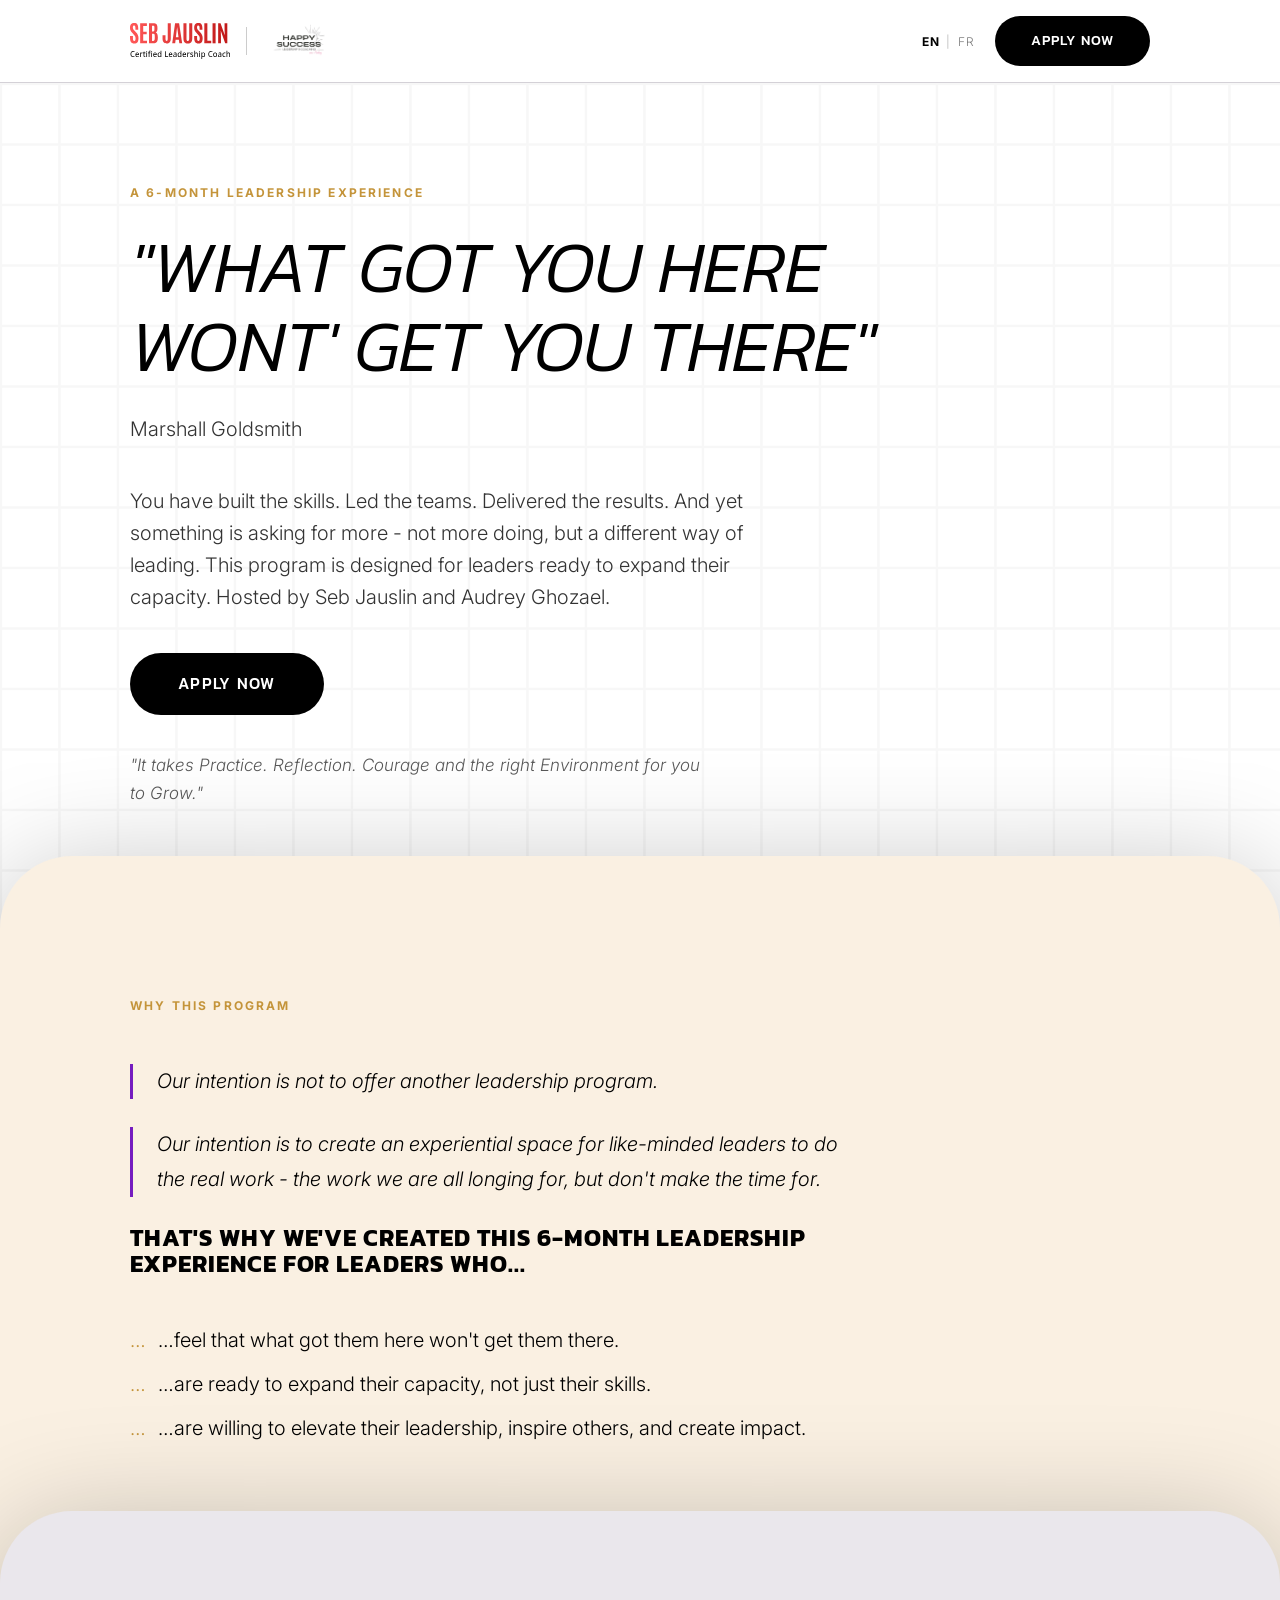
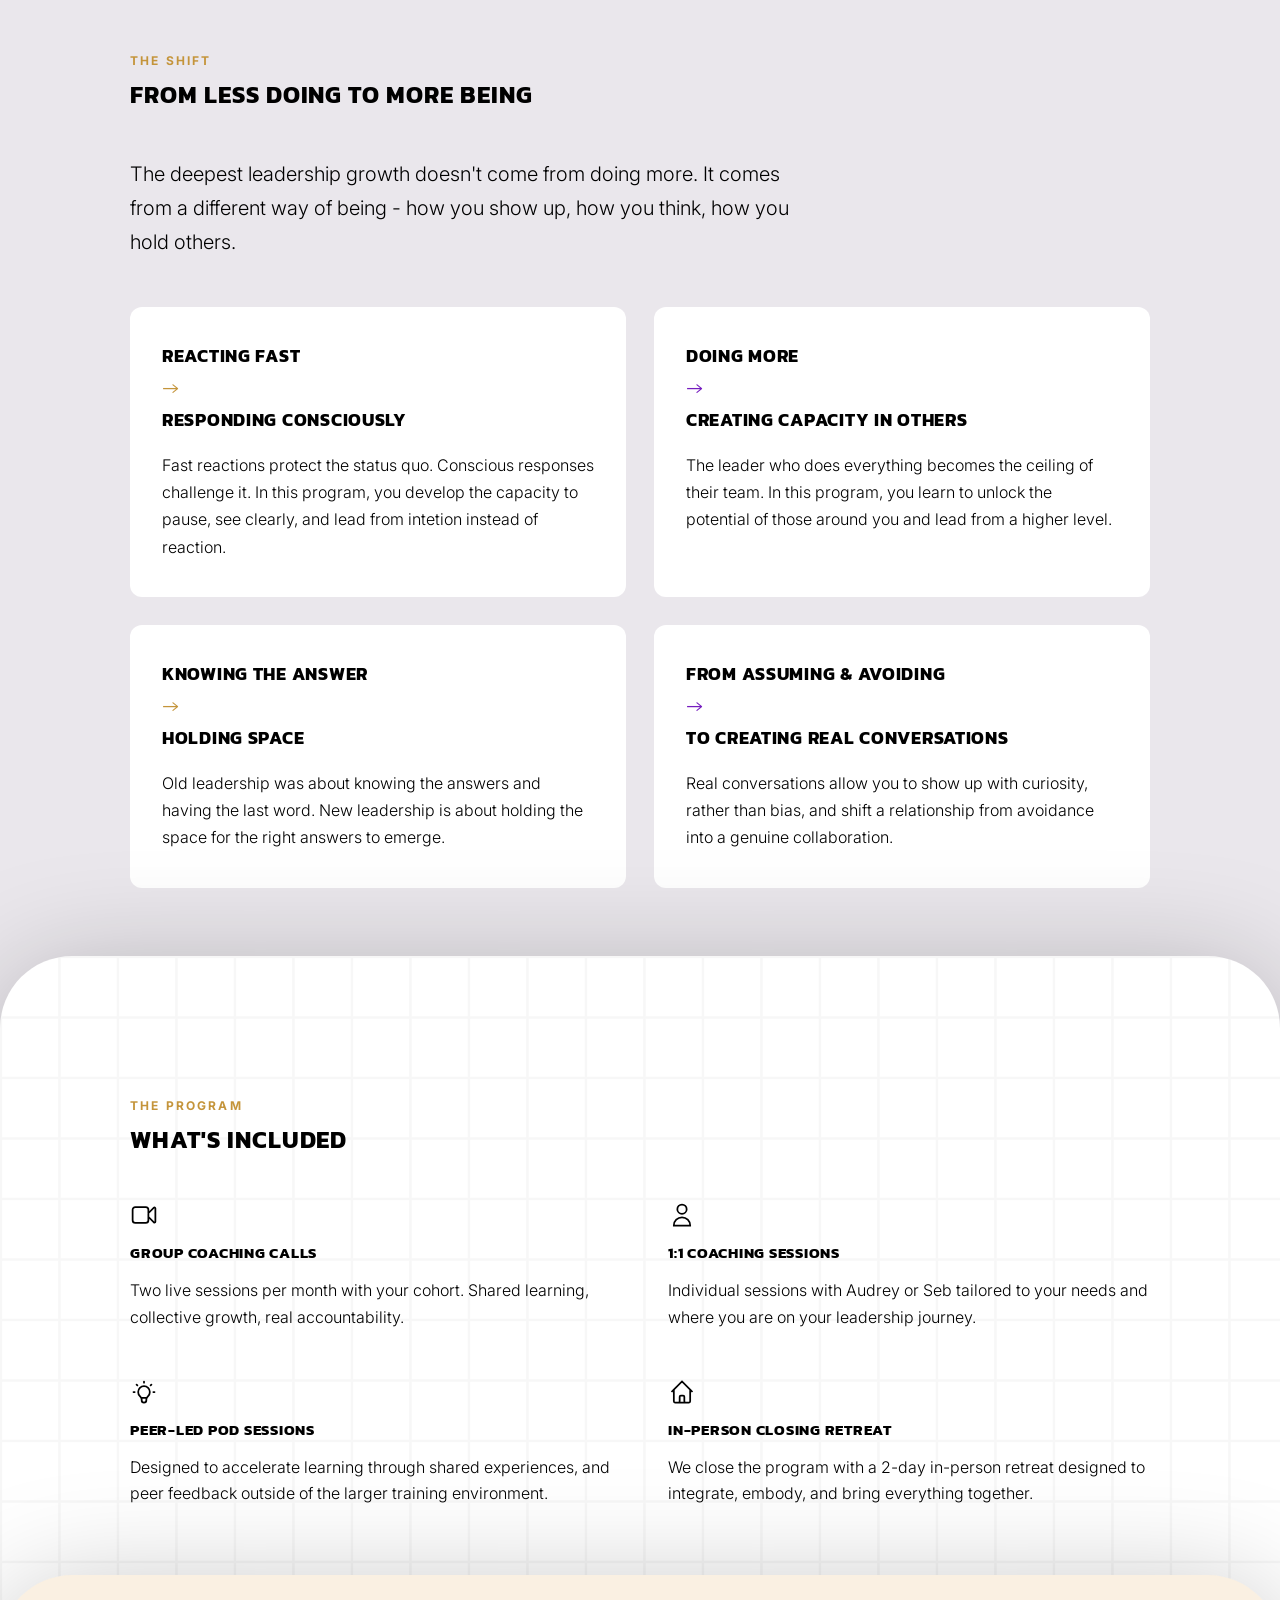
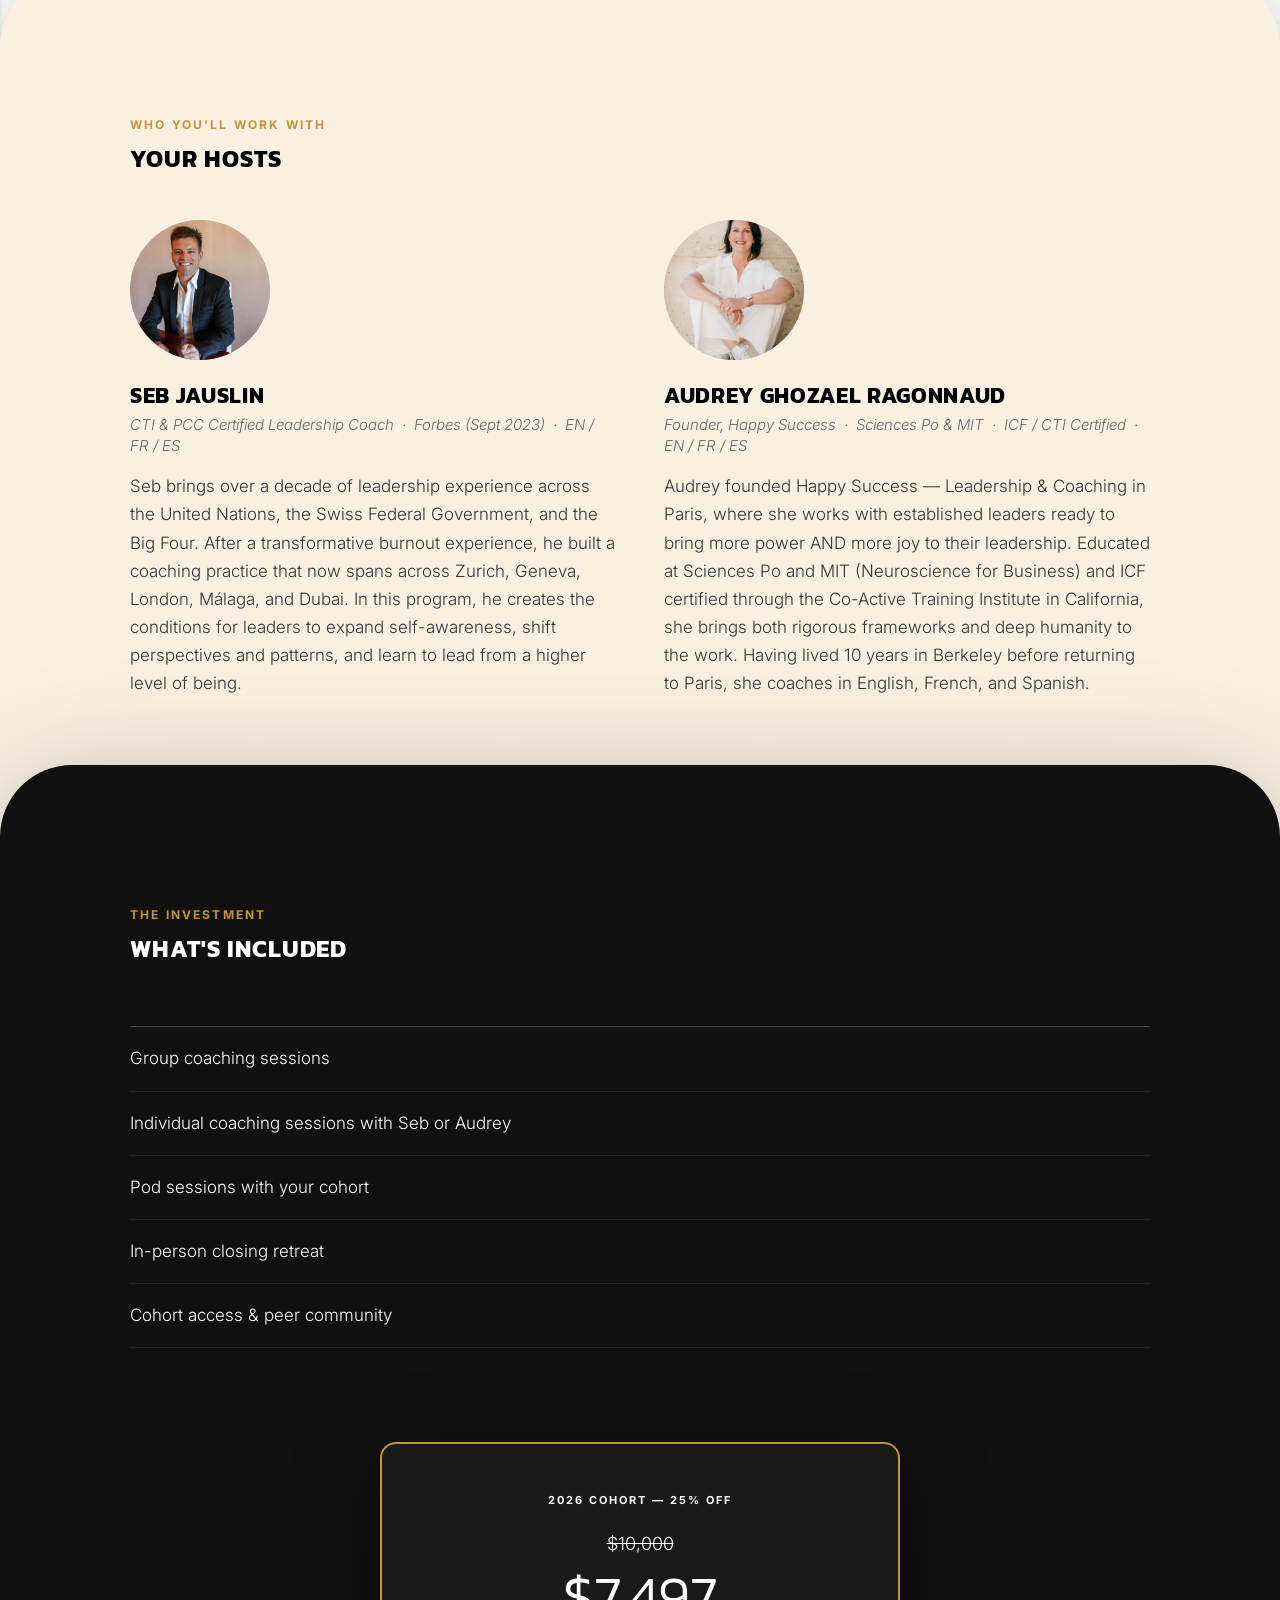
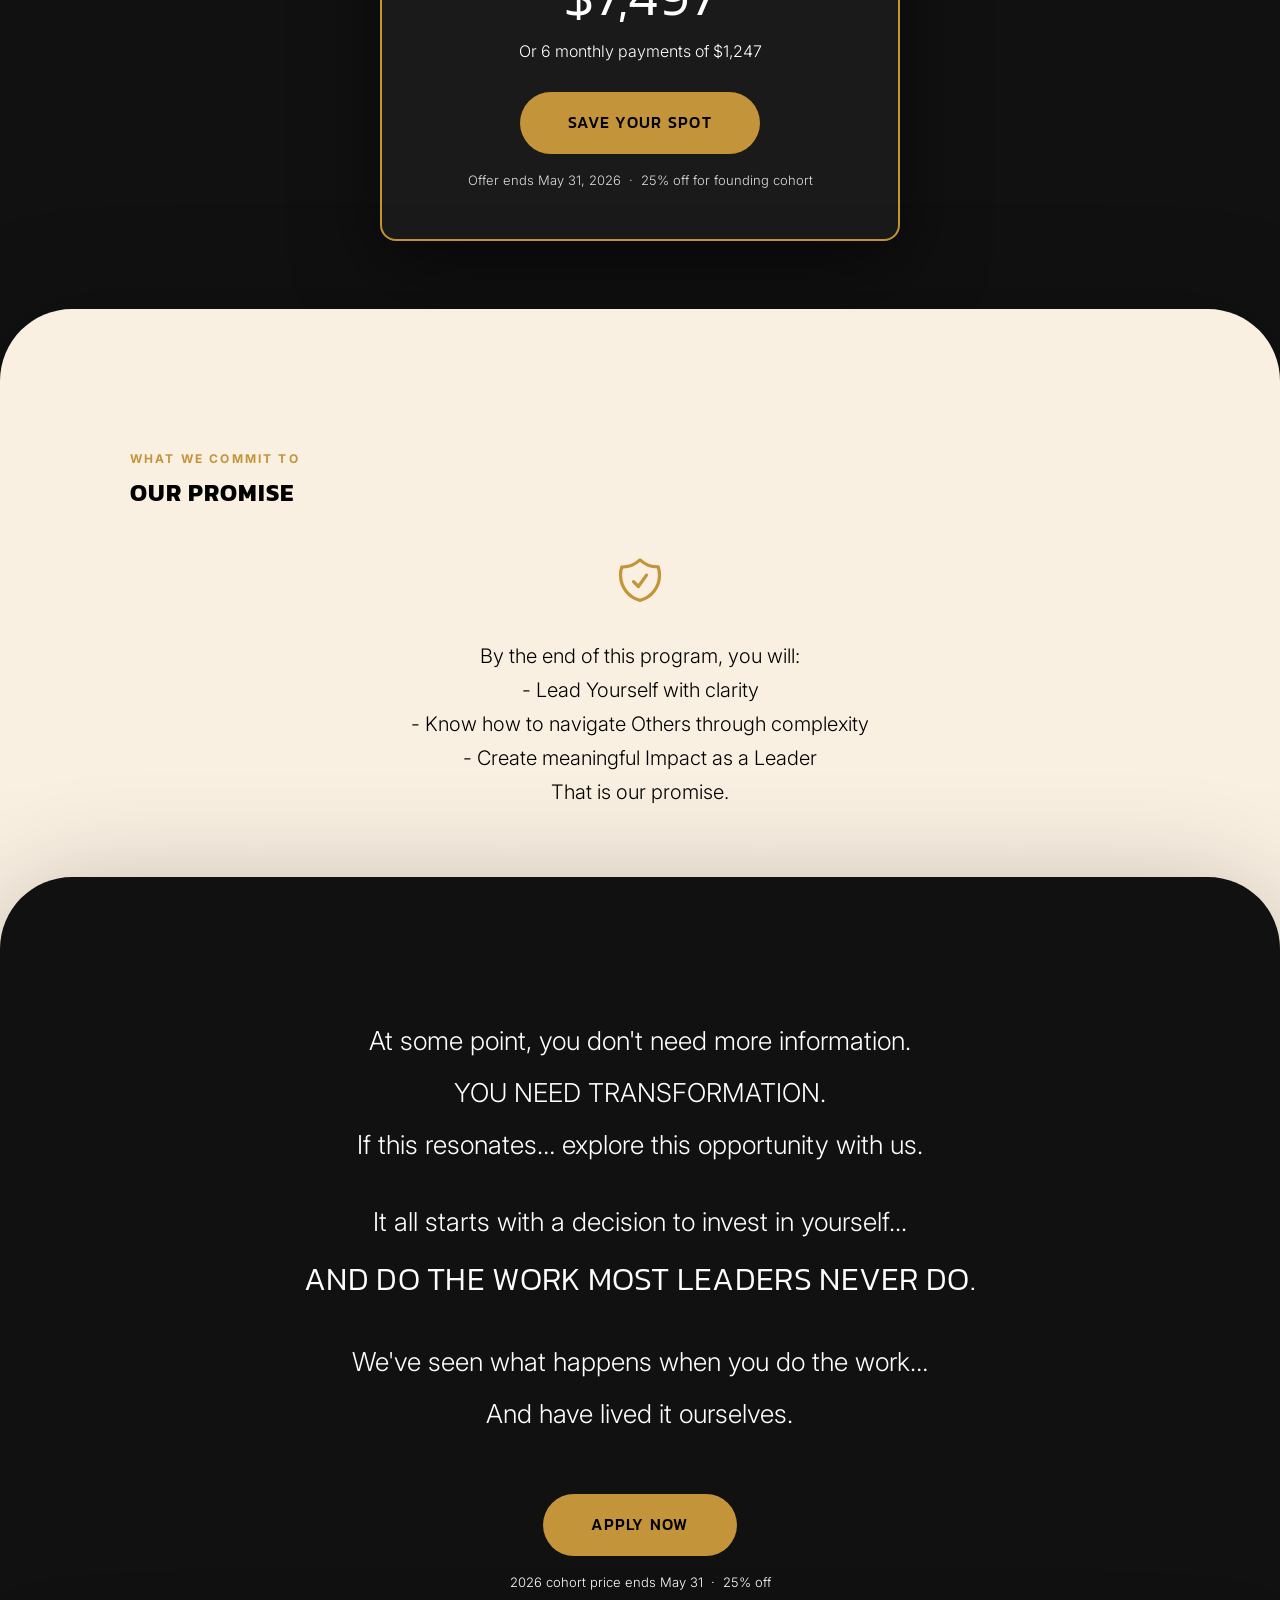
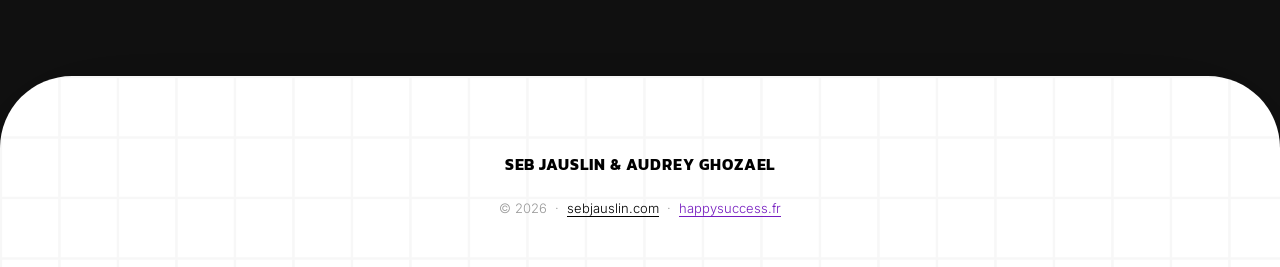
<file: index.html>
<!DOCTYPE html>
<html lang="en">
<head>
  <meta charset="UTF-8">
  <meta name="viewport" content="width=device-width, initial-scale=1.0">

  <!-- SEO / GEO -->
  <title>6-Month Leadership Experience | Seb Jauslin &amp; Audrey Ghozael</title>
  <meta name="description" content="A 6-month transformative leadership experience for senior leaders ready to expand their capacity. Led by Seb Jauslin (Zurich) and Audrey Ghozael (Paris). Founding cohort — 25% off until May 31, 2026.">
  <meta name="keywords" content="leadership coaching, executive coaching, leadership program, Seb Jauslin, Audrey Ghozael, Happy Success, leadership experience, Paris, Zurich, Geneva, coaching ICF">
  <meta name="robots" content="index, follow">
  <meta name="author" content="Seb Jauslin, Audrey Ghozael">
  <link rel="canonical" href="https://bedohaveleadership.com/">
  <link rel="alternate" hreflang="en" href="https://bedohaveleadership.com/">
  <link rel="alternate" hreflang="fr" href="https://bedohaveleadership.com/fr/">
  <link rel="alternate" hreflang="x-default" href="https://bedohaveleadership.com/">

  <!-- Open Graph / Social sharing -->
  <meta property="og:type" content="website">
  <meta property="og:url" content="https://bedohaveleadership.com/">
  <meta property="og:title" content="6-Month Leadership Experience | Seb Jauslin &amp; Audrey Ghozael">
  <meta property="og:description" content="A 6-month transformative leadership experience for senior leaders ready to expand their capacity. Founding cohort pricing ends May 31, 2026.">
  <meta property="og:image" content="https://bedohaveleadership.com/assets/seb.jpg">
  <meta property="og:locale" content="en_US">
  <meta property="og:locale:alternate" content="fr_FR">
  <meta property="og:site_name" content="Seb Jauslin &amp; Audrey Ghozael — Leadership">

  <!-- Twitter / X Card -->
  <meta name="twitter:card" content="summary_large_image">
  <meta name="twitter:title" content="6-Month Leadership Experience | Seb Jauslin &amp; Audrey Ghozael">
  <meta name="twitter:description" content="A 6-month transformative leadership experience for senior leaders. Founding cohort pricing ends May 31, 2026.">
  <meta name="twitter:image" content="https://bedohaveleadership.com/assets/seb.jpg">

  <!-- Structured data (JSON-LD) -->
  <script type="application/ld+json">
  {
    "@context": "https://schema.org",
    "@type": "EducationalOccupationalProgram",
    "name": "6-Month Leadership Experience",
    "description": "A 6-month transformative leadership experience for senior leaders ready to expand their capacity.",
    "url": "https://bedohaveleadership.com/",
    "timeToComplete": "P6M",
    "inLanguage": ["en", "fr"],
    "offers": {
      "@type": "Offer",
      "price": "7497",
      "priceCurrency": "USD",
      "validThrough": "2026-05-31",
      "availability": "https://schema.org/LimitedAvailability",
      "url": "https://tally.so/r/xX4DWv"
    },
    "provider": [
      {
        "@type": "Person",
        "name": "Seb Jauslin",
        "url": "https://sebjauslin.com",
        "jobTitle": "Leadership Coach",
        "address": { "@type": "PostalAddress", "addressLocality": "Zurich", "addressCountry": "CH" }
      },
      {
        "@type": "Person",
        "name": "Audrey Ghozael",
        "url": "https://happysuccess.fr",
        "jobTitle": "Leadership Coach",
        "address": { "@type": "PostalAddress", "addressLocality": "Paris", "addressCountry": "FR" }
      }
    ]
  }
  </script>

  <!-- Fonts: Kanit (headings/buttons) + Inter (body) -->
  <link rel="preconnect" href="https://fonts.googleapis.com">
  <link rel="preconnect" href="https://fonts.gstatic.com" crossorigin>
  <link href="https://fonts.googleapis.com/css2?family=Kanit:ital,wght@0,300;0,500;0,700;1,300&family=Inter:wght@300;400;700&display=swap" rel="stylesheet">

  <link rel="stylesheet" href="styles.css">
</head>
<body>

  <!-- ANNOUNCEMENT BAR -->
  <div class="announcement-bar" role="status" aria-live="polite">
    <div class="announcement-bar__inner">
      <span class="announcement-bar__text">Founding cohort — Save 25% until May 31, 2026</span>
      <span class="mini-countdown" data-countdown aria-label="Time remaining"></span>
      <a href="https://tally.so/r/xX4DWv" class="announcement-bar__cta">SAVE YOUR SPOT →</a>
      <button class="announcement-bar__dismiss" aria-label="Dismiss announcement">×</button>
    </div>
  </div>

  <!-- HEADER -->
  <header class="site-header" role="banner">
    <div class="container">
      <div class="dual-brand" aria-label="Seb Jauslin and Audrey Ghozael — Happy Success">
        <img class="dual-brand__seb" src="assets/Seb-Jauslin-Logo.svg" alt="Seb Jauslin" height="36">
        <span class="dual-brand__sep" aria-hidden="true"></span>
        <img class="dual-brand__happy" src="assets/happy%20success%20logo.png" alt="Happy Success" height="36">
      </div>
      <div class="site-header__nav">
        <div class="lang-switcher" aria-label="Language">
          <strong aria-current="true">EN</strong>
          <span class="lang-switcher__sep" aria-hidden="true">|</span>
          <a href="fr/index.html" lang="fr" hreflang="fr">FR</a>
        </div>
        <a href="https://tally.so/r/xX4DWv" class="btn">APPLY NOW</a>
      </div>
    </div>
  </header>

  <main>

    <!-- =================== HERO =================== -->
    <section id="hero" class="section section--white" aria-labelledby="hero-heading">
      <div class="container">

        <p class="eyebrow hero__eyebrow">A 6-month leadership experience</p>

        <h1 id="hero-heading" class="hero__h1"><i>
          "WHAT GOT YOU HERE  <br>
          WONT' GET YOU THERE"</i>
        </h1>
<p class="hero__sub">Marshall Goldsmith </p>
        <p class="hero__sub">
You have built the skills. Led the teams. Delivered the results. 
And yet something is asking for more - not more doing, but a different way of leading. 
This program is designed for leaders ready to expand their capacity. Hosted by Seb Jauslin and Audrey Ghozael.
        </p>

        <a href="https://tally.so/r/xX4DWv" class="btn btn--large">APPLY NOW</a>

        <blockquote class="hero__quote">
          "It takes Practice. Reflection. Courage and the right Environment for you to Grow."
        </blockquote>

      </div>
    </section>

    <!-- =================== MANIFESTO =================== -->
    <section id="manifesto" class="section section--cream section--stacked" aria-labelledby="manifesto-heading">
      <div class="container">

        <div class="section__header">
          <p class="eyebrow">WHY THIS PROGRAM</p>
        </div>

        <div class="manifesto__quotes">
          <blockquote>Our intention is not to offer another leadership program.</blockquote>
          <blockquote>Our intention is to create an experiential space for like-minded leaders to do the real work - the work we are all longing for, but don't make the time for.</blockquote>
          <h2 id="manifesto-heading">THAT'S WHY WE'VE CREATED THIS 6-MONTH LEADERSHIP EXPERIENCE FOR LEADERS WHO...</h2>
        </div>

        <div class="this-is-for">
          <ul class="this-is-for__list" role="list">
            <li>…feel that what got them here won't get them there.</li>
            <li>…are ready to expand their capacity, not just their skills.</li>
            <li>…are willing to elevate their leadership, inspire others, and create impact.</li>
          </ul>
        </div>

      </div>
    </section>

    <!-- =================== FROM DOING TO BEING =================== -->
    <section id="being" class="section section--lavender section--stacked" aria-labelledby="being-heading">
      <div class="container">

        <div class="section__header">
          <p class="eyebrow">The shift</p>
          <h2 id="being-heading">FROM LESS DOING TO MORE BEING</h2>
        </div>

        <p class="being__intro">
          The deepest leadership growth doesn't come from doing more. 
          It comes from a different way of being - how you show up, how you think, how you hold others.
        </p>

        <div class="shift-cards">

          <div class="shift-card">
            <div class="shift-card__headline">
              Reacting fast
              <span class="shift-card__arrow">→</span>
              Responding consciously
            </div>
            <p>
              Fast reactions protect the status quo. Conscious responses challenge it. 
              In this program, you develop the capacity to pause, see clearly, and lead from intetion instead of reaction.
            </p>
          </div>

          <div class="shift-card shift-card--purple">
            <div class="shift-card__headline">
              Doing more
              <span class="shift-card__arrow">→</span>
              Creating capacity in others
            </div>
            <p>
              The leader who does everything becomes the ceiling of their team. 
              In this program, you learn to unlock the potential of those around you and lead from a higher level.
            </p>
          </div>

          <div class="shift-card">
            <div class="shift-card__headline">
              Knowing the answer
              <span class="shift-card__arrow">→</span>
              Holding space
            </div>
            <p>
              Old leadership was about knowing the answers and having the last word. 
              New leadership is about holding the space for the right answers to emerge.
            </p>
          </div>

          <div class="shift-card shift-card--purple">
            <div class="shift-card__headline">
              From assuming & avoiding
              <span class="shift-card__arrow">→</span>
              To creating real conversations
            </div>
            <p>
              Real conversations allow you to show up with curiosity, rather than bias,
               and shift a relationship from avoidance into a genuine collaboration.
            </p>
          </div>

        </div>
      </div>
    </section>

    <!-- =================== WHAT'S INSIDE =================== -->
    <section id="inside" class="section section--white section--stacked" aria-labelledby="inside-heading">
      <div class="container">

        <div class="section__header">
          <p class="eyebrow">The program</p>
          <h2 id="inside-heading">WHAT'S INCLUDED</h2>
        </div>

        <div class="program-grid">

          <div class="program-item">
            <svg class="program-item__icon" viewBox="0 0 24 24" fill="none" stroke="currentColor" stroke-width="1.5" aria-hidden="true">
              <path stroke-linecap="round" stroke-linejoin="round" d="M15.75 10.5l4.72-4.72a.75.75 0 011.28.53v11.38a.75.75 0 01-1.28.53l-4.72-4.72M4.5 18.75h9a2.25 2.25 0 002.25-2.25v-9a2.25 2.25 0 00-2.25-2.25h-9A2.25 2.25 0 002.25 7.5v9a2.25 2.25 0 002.25 2.25z"/>
            </svg>
            <div class="program-item__title">Group coaching calls</div>
            <p>Two live sessions per month with your cohort. Shared learning, collective growth, real accountability.</p>
          </div>

          <div class="program-item">
            <svg class="program-item__icon" viewBox="0 0 24 24" fill="none" stroke="currentColor" stroke-width="1.5" aria-hidden="true">
              <path d="M16 7a4 4 0 11-8 0 4 4 0 018 0zM12 14a7 7 0 00-7 7h14a7 7 0 00-7-7z"/>
            </svg>
            <div class="program-item__title">1:1 coaching sessions</div>
            <p>Individual sessions with Audrey or Seb tailored to your needs and where you are on your leadership journey.</p>
          </div>

          <div class="program-item">
            <svg class="program-item__icon" viewBox="0 0 24 24" fill="none" stroke="currentColor" stroke-width="1.5" aria-hidden="true">
              <path stroke-linecap="round" stroke-linejoin="round" d="M9.663 17h4.673M12 3v1m6.364 1.636l-.707.707M21 12h-1M4 12H3m3.343-5.657l-.707-.707m2.828 9.9a5 5 0 117.072 0l-.548.547A3.374 3.374 0 0014 18.469V19a2 2 0 11-4 0v-.531c0-.895-.356-1.754-.988-2.386l-.548-.547z"/>
            </svg>
            <div class="program-item__title">Peer-led Pod sessions</div>
            <p>Designed to accelerate learning through shared experiences, and peer feedback outside of the larger training environment.</p>
          </div>

          <div class="program-item">
            <svg class="program-item__icon" viewBox="0 0 24 24" fill="none" stroke="currentColor" stroke-width="1.5" aria-hidden="true">
              <path d="M3 12l2-2m0 0l7-7 7 7M5 10v10a1 1 0 001 1h3m10-11l2 2m-2-2v10a1 1 0 01-1 1h-3m-6 0a1 1 0 001-1v-4a1 1 0 011-1h2a1 1 0 011 1v4a1 1 0 001 1m-6 0h6"/>
            </svg>
            <div class="program-item__title">In-person closing retreat</div>
            <p>We close the program with a 2-day in-person retreat designed to integrate, embody, and bring everything together.</p>
          </div>

        </div>

      </div>
    </section>

    <!-- =================== YOUR GUIDES =================== -->
    <section id="guides" class="section section--cream section--stacked" aria-labelledby="guides-heading">
      <div class="container">

        <div class="section__header">
          <p class="eyebrow">Who you'll work with</p>
          <h2 id="guides-heading">YOUR HOSTS</h2>
        </div>

        <div class="hosts-grid">

          <article class="host-card" aria-label="Seb Jauslin">
            <div class="host-card__photo-wrap">
              <div class="host-card__photo-placeholder" aria-hidden="true">SJ</div>
              <img
                class="host-card__photo"
                src="assets/seb.jpg"
                alt="Seb Jauslin"
                width="400"
                height="400"
                loading="lazy"
                onerror="this.style.display='none'"
              >
            </div>
            <h3 class="host-card__name">Seb Jauslin</h3>
            <p class="host-card__creds">CTI & PCC Certified Leadership Coach  &nbsp;·&nbsp;  Forbes (Sept 2023)  &nbsp;·&nbsp;  EN / FR / ES</p>
            <p class="host-card__bio">
              Seb brings over a decade of leadership experience across the United Nations, the Swiss Federal Government, and the Big Four. 
              After a transformative burnout experience, he built a coaching practice that now spans across Zurich, Geneva, London, Málaga, and Dubai. 
              In this program, he creates the conditions for leaders to expand self-awareness, shift perspectives and patterns, and learn to lead from a higher level of being.</p>
          </article>

          <article class="host-card" aria-label="Audrey Ghozael Ragonnaud">
            <div class="host-card__photo-wrap">
              <div class="host-card__photo-placeholder" aria-hidden="true">AG</div>
              <img
                class="host-card__photo"
                src="assets/audrey.jpg"
                alt="Audrey Ghozael Ragonnaud"
                width="400"
                height="400"
                loading="lazy"
                onerror="this.style.display='none'"
              >
            </div>
            <h3 class="host-card__name">Audrey Ghozael Ragonnaud</h3>
            <p class="host-card__creds">Founder, Happy Success &nbsp;·&nbsp; Sciences Po & MIT &nbsp;·&nbsp; ICF / CTI Certified &nbsp;·&nbsp; EN / FR / ES</p>
            <p class="host-card__bio">
              Audrey founded Happy Success — Leadership & Coaching in Paris, where she works with established leaders ready to bring more power AND more joy to their leadership.
              Educated at Sciences Po and MIT (Neuroscience for Business) and ICF certified through the Co-Active Training Institute in California, she brings both rigorous frameworks and deep humanity to the work.
              Having lived 10 years in Berkeley before returning to Paris, she coaches in English, French, and Spanish.
            </p>
          </article>

        </div>
      </div>
    </section>

    <!-- =================== THE INVESTMENT =================== -->
    <section id="investment" class="section section--dark section--stacked" aria-labelledby="investment-heading">
      <div class="container">

        <div class="section__header">
          <p class="eyebrow">THE INVESTMENT</p>
          <h2 id="investment-heading">WHAT'S INCLUDED</h2>
        </div>

        <table class="value-stack" aria-label="Program value breakdown">
          <thead>
            <tr>
              <th scope="col"></th>
              <th scope="col"></th>
            </tr>
          </thead>
          <tbody>
            <tr>
              <td>Group coaching sessions</td>
              <td></td>
            </tr>
            <tr>
              <td>Individual coaching sessions with Seb or Audrey</td>
              <td></td>
            </tr>
            <tr>
              <td>Pod sessions with your cohort</td>
              <td></td>
            </tr>
            <tr>
              <td>In-person closing retreat </td>
              <td></td>
            </tr>
            <tr>
              <td>Cohort access & peer community </td>
              <td></td>
            </tr>
          </tbody>
          <tfoot>
            <tr class="total">
              <td></td>
              <td></td>
            </tr>
          </tfoot>
        </table>

        <div class="price-card">
          <p class="price-card__label">2026 cohort &mdash; 25% off</p>
          <p class="price-card__original"><del>$10,000</del></p>
          <p class="price-card__price">$7,497</p>
          <p class="price-card__plan">Or 6 monthly payments of $1,247</p>
          <div class="price-card__countdown">
            <span class="mini-countdown" data-countdown aria-label="Time remaining until offer ends"></span>
          </div>
          <a href="https://tally.so/r/xX4DWv" class="btn btn--large">SAVE YOUR SPOT</a>
          <p class="price-card__caption">Offer ends May 31, 2026 &nbsp;&middot;&nbsp; 25% off for founding cohort</p>
        </div>

      </div>
    </section>

    <!-- =================== OUR PROMISE =================== -->
    <section id="promise" class="section section--cream section--stacked" aria-labelledby="promise-heading">
      <div class="container">

        <div class="section__header">
          <p class="eyebrow">What we commit to</p>
          <h2 id="promise-heading">OUR PROMISE</h2>
        </div>

        <div class="guarantee">
          <div class="guarantee__icon" aria-hidden="true">
            <svg width="52" height="52" viewBox="0 0 24 24" fill="none" stroke="currentColor" stroke-width="1.5">
              <path stroke-linecap="round" stroke-linejoin="round" d="M9 12.75L11.25 15 15 9.75m-3-7.036A11.959 11.959 0 013.598 6 11.99 11.99 0 003 9.749c0 5.592 3.824 10.29 9 11.623 5.176-1.332 9-6.03 9-11.622 0-1.31-.21-2.571-.598-3.751h-.152c-3.196 0-6.1-1.248-8.25-3.285z"/>
            </svg>
          </div>
        <p class="being__intro">
By the end of this program, you will: </br>
- Lead Yourself with clarity</br>
- Know how to navigate Others through complexity  </br>
- Create meaningful Impact as a Leader</br>
That is our promise.
        </p>
        </div>

      </div>
    </section>

    <!-- =================== FINAL CTA =================== -->
    <section id="final-cta" class="section section--dark section--stacked">
      <div class="container">

        <div class="final-cta__poem">
          <p>At some point, you don't need more information.</p>
          <p>YOU NEED TRANSFORMATION.</p>
          <p>If this resonates… explore this opportunity with us.</p>
          <span class="poem__break" aria-hidden="true"></span>
          <p>It all starts with a decision to invest in yourself...</p>
          <p><strong>And do the work most leaders never do.</strong></p>
          <span class="poem__break" aria-hidden="true"></span>
          <p>We've seen what happens when you do the work…</p>
          <p>And have lived it ourselves.</p>
        </div>

        <div class="final-cta__actions">
          <a href="https://tally.so/r/xX4DWv" class="btn btn--large">APPLY NOW</a>
          <p class="final-cta__caption">2026 cohort price ends May 31 &nbsp;&middot;&nbsp; 25% off</p>
          <div class="final-cta__countdown">
            <span class="mini-countdown" data-countdown aria-label="Time remaining"></span>
          </div>
        </div>

      </div>
    </section>

  </main>

  <!-- =================== FOOTER =================== -->
  <footer class="site-footer" role="contentinfo">
    <div class="container">
      <p class="site-footer__name"></p>
      <p class="site-footer__hosts">Seb Jauslin &amp; Audrey Ghozael</p>
      <p class="site-footer__copy">
        &copy; 2026
        &nbsp;&middot;&nbsp;
        <a href="https://sebjauslin.com" target="_blank" rel="noopener">sebjauslin.com</a>
        &nbsp;&middot;&nbsp;
        <a href="https://happysuccess.fr" target="_blank" rel="noopener">happysuccess.fr</a>
      </p>
    </div>
  </footer>

  <script src="script.js"></script>
</body>
</html>
</file>
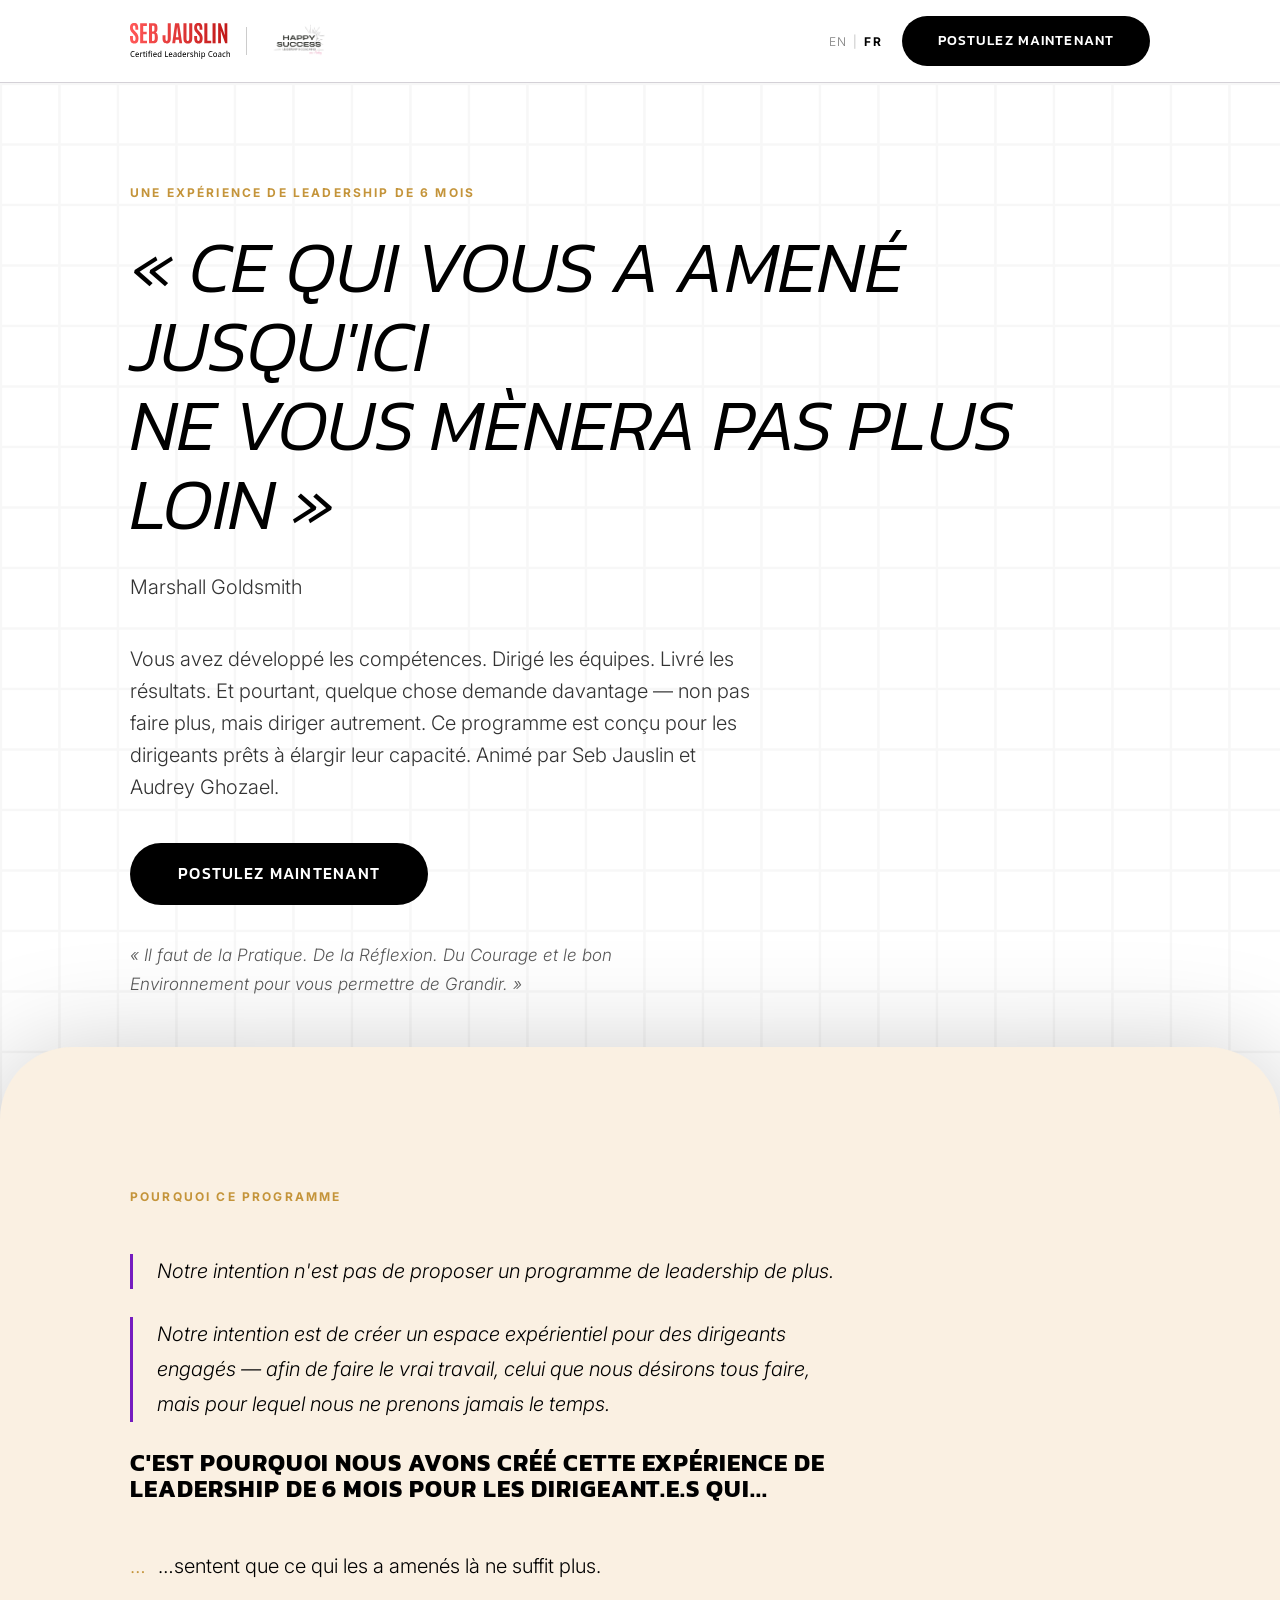
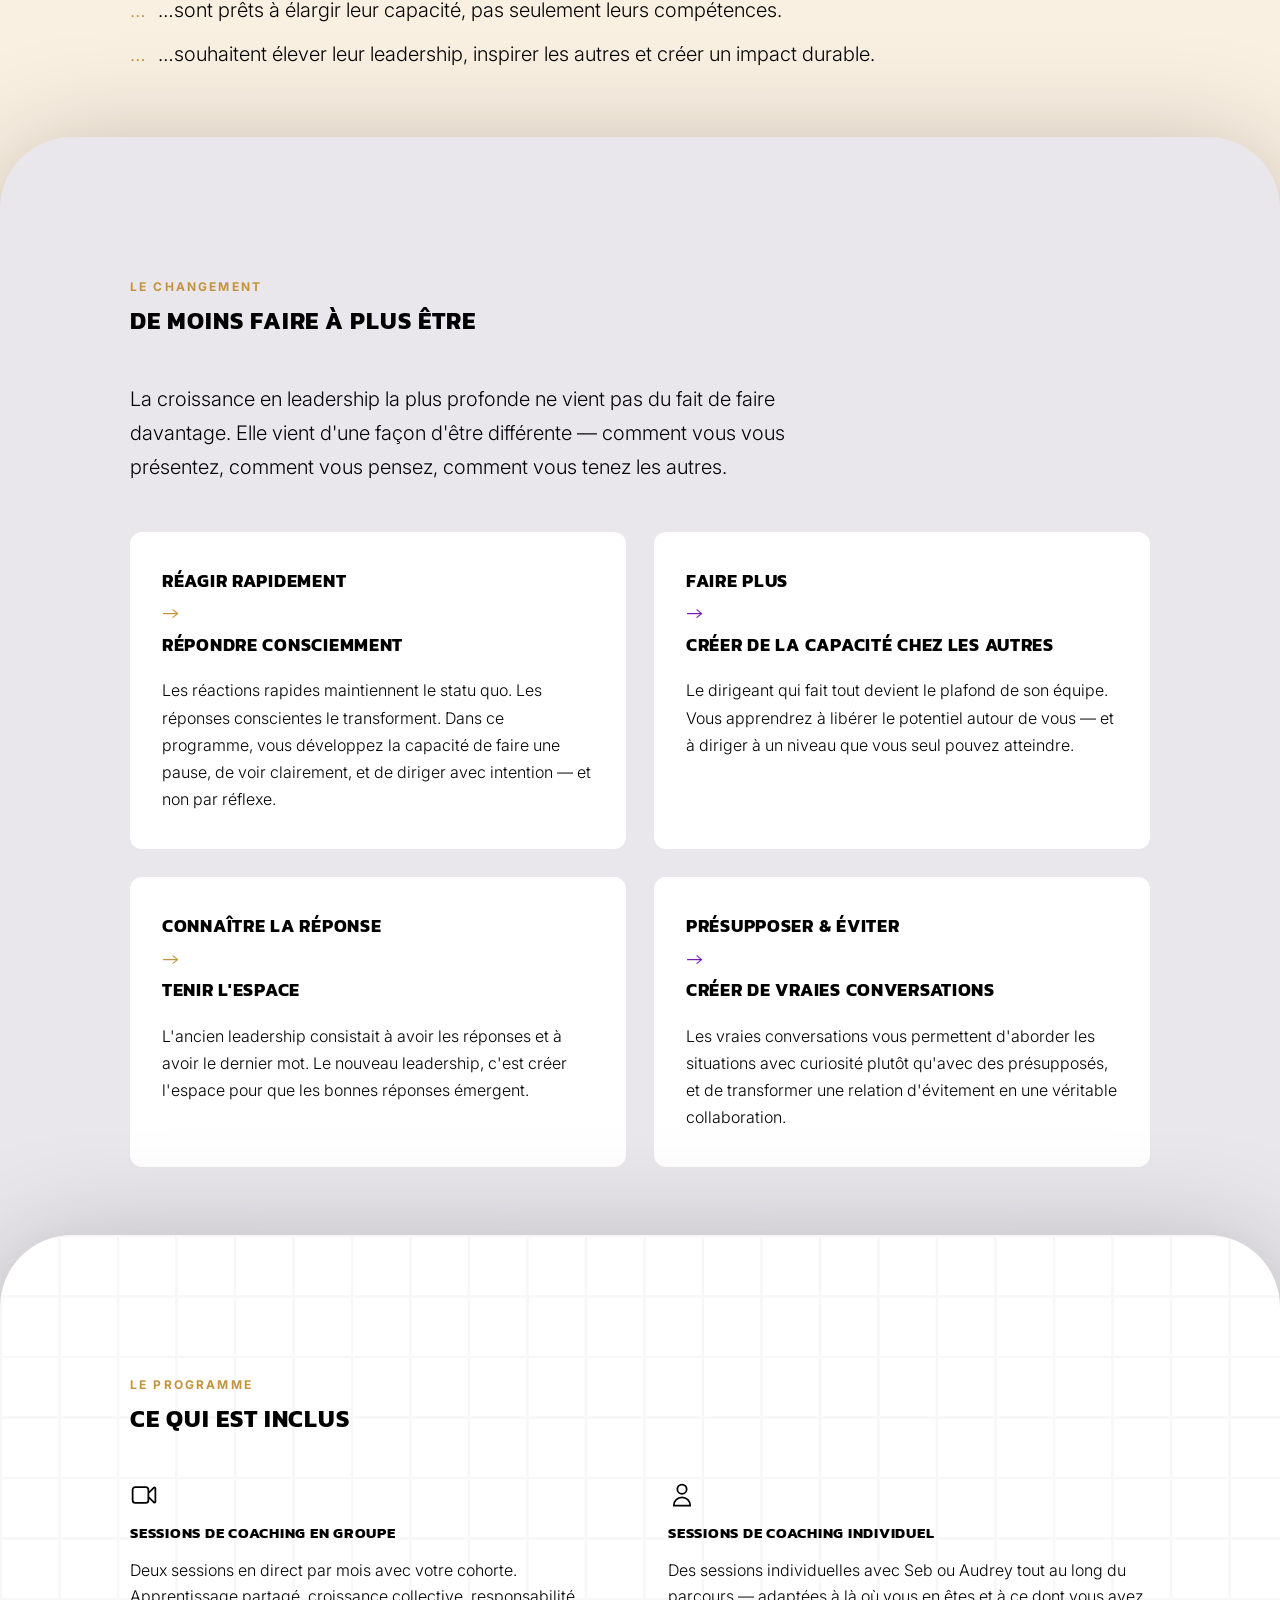
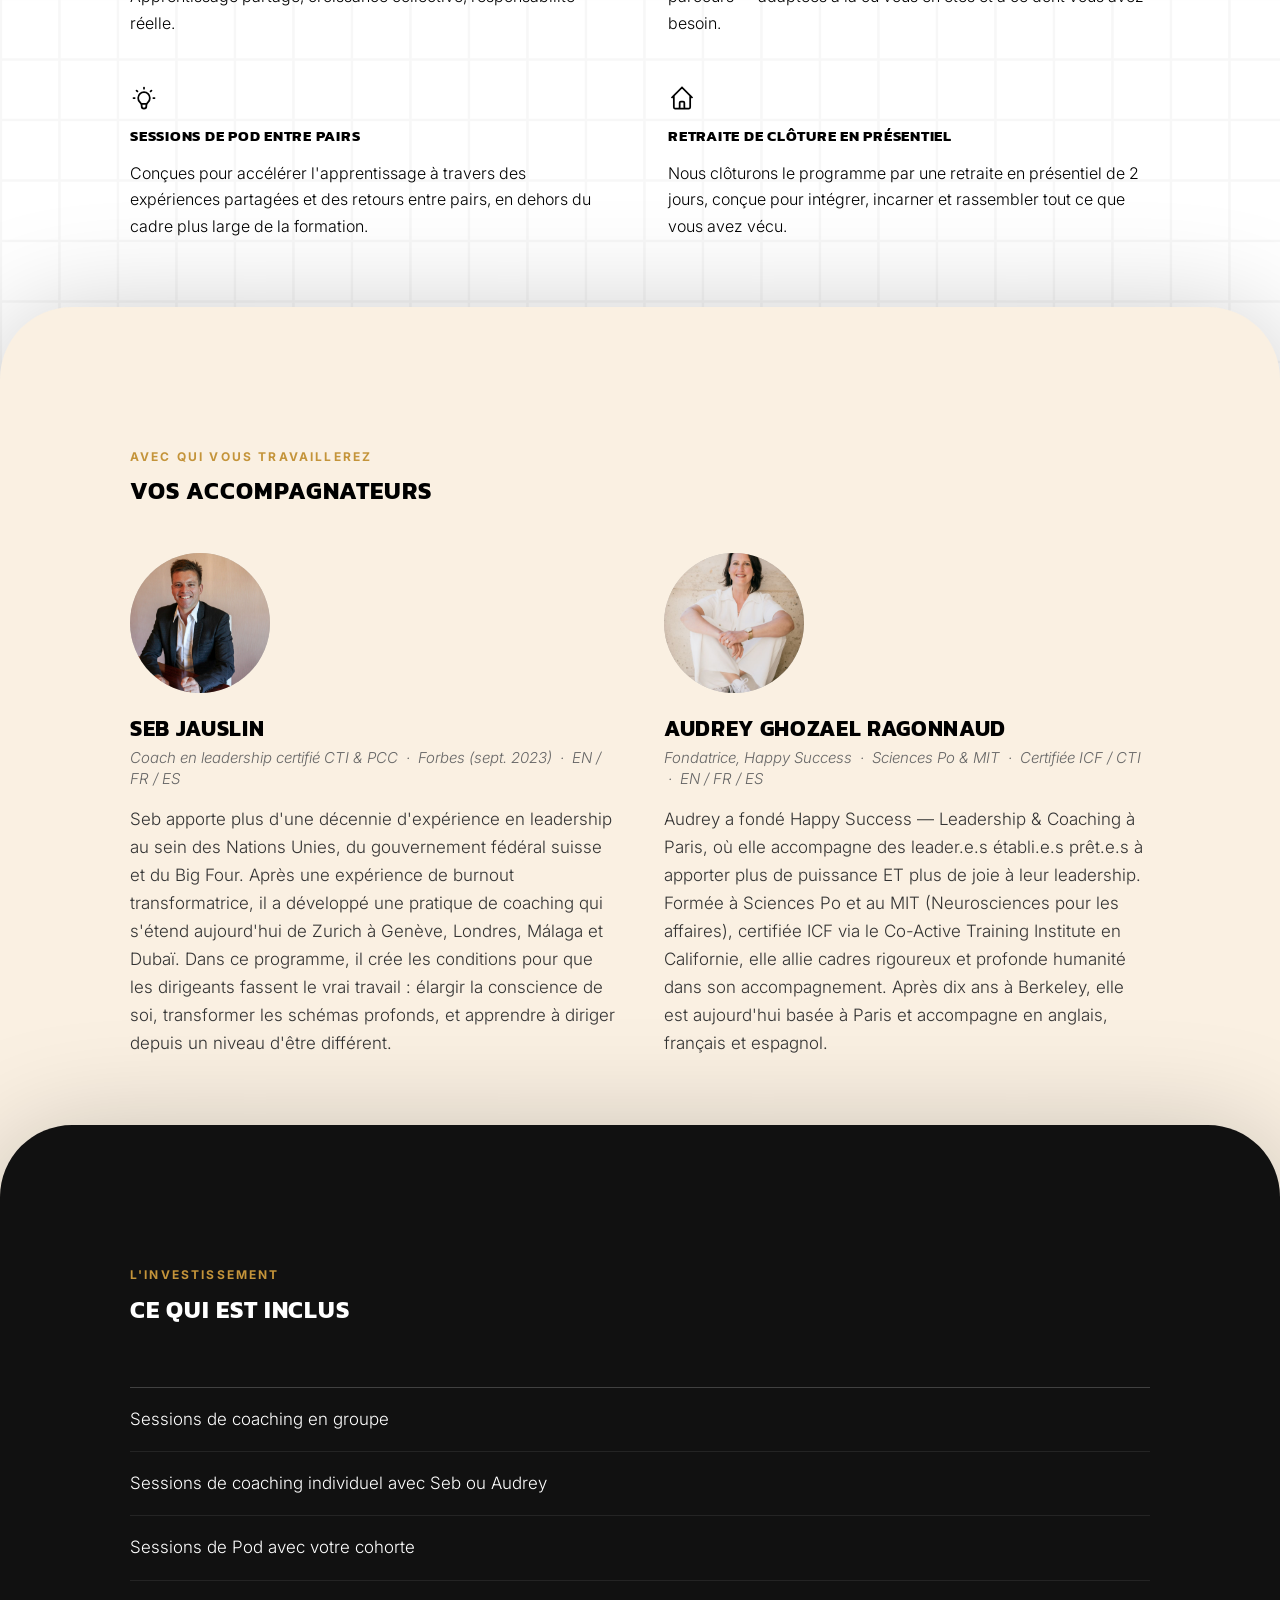
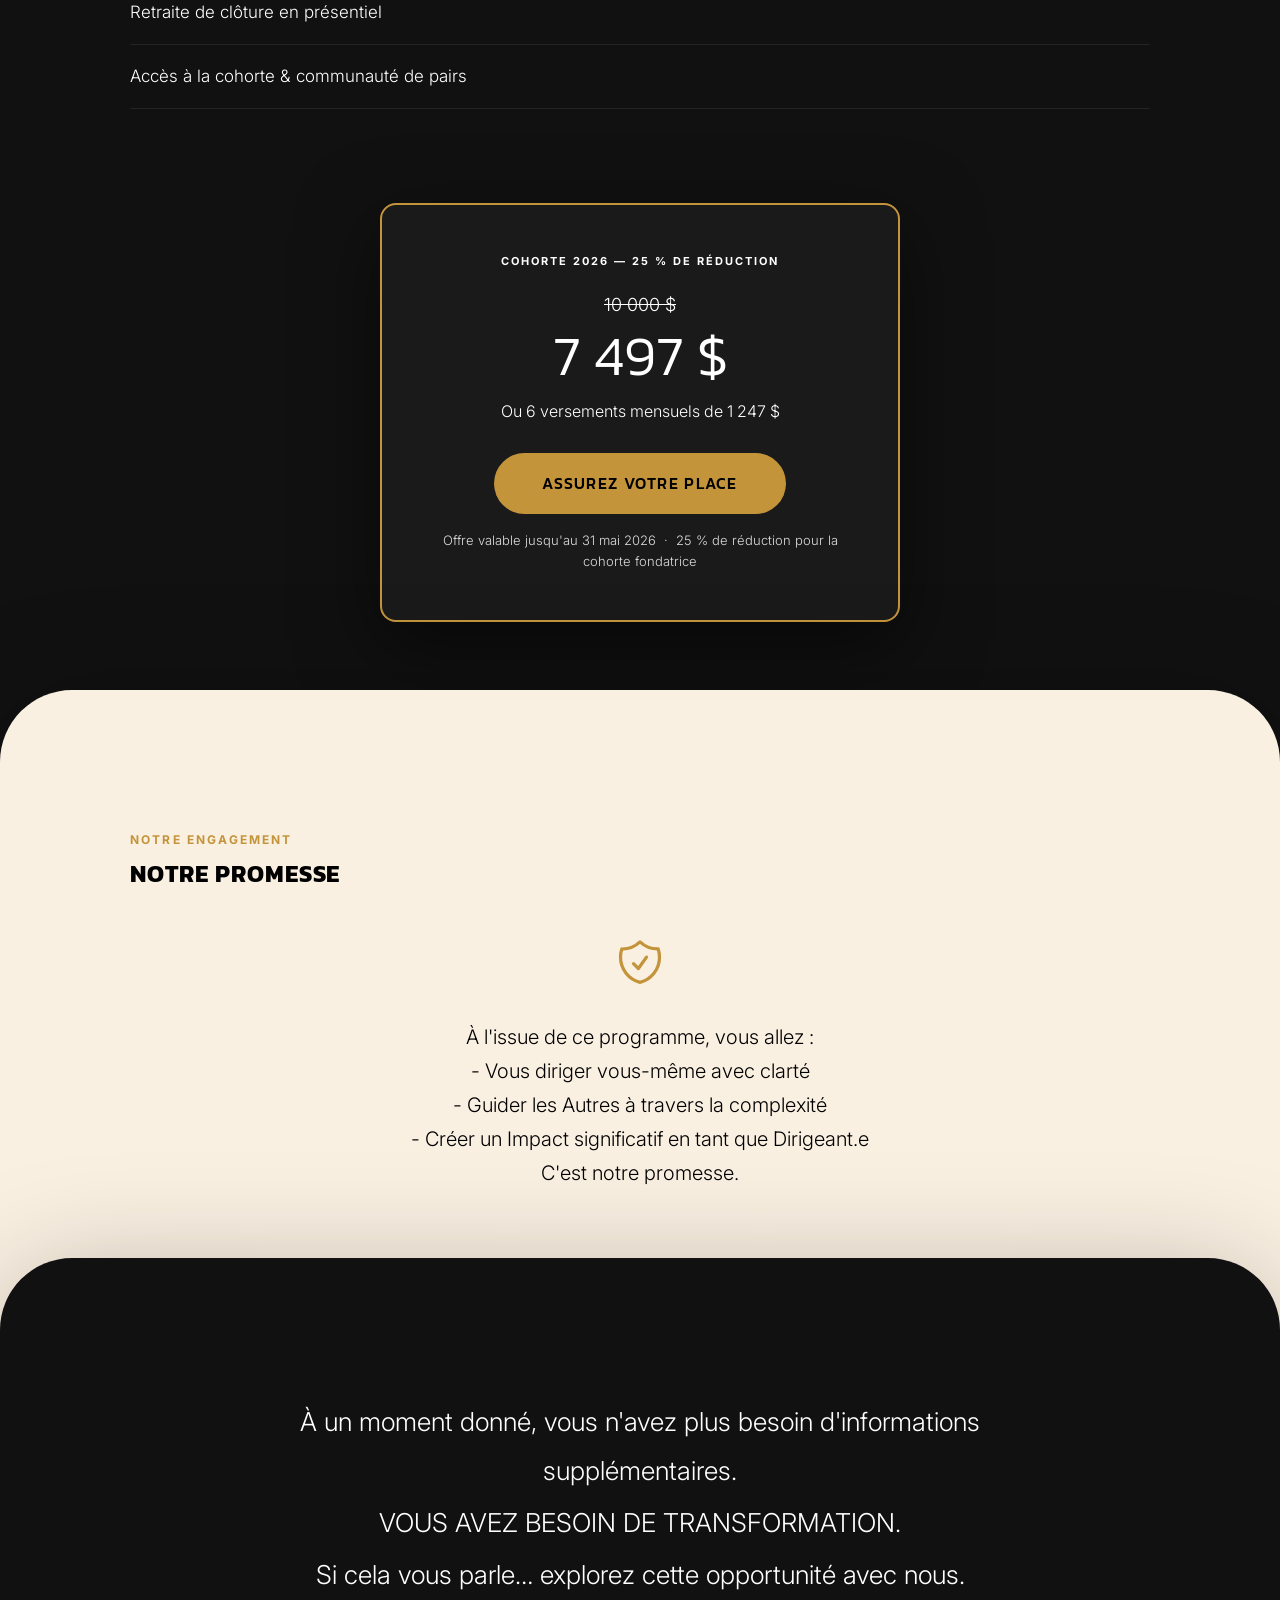
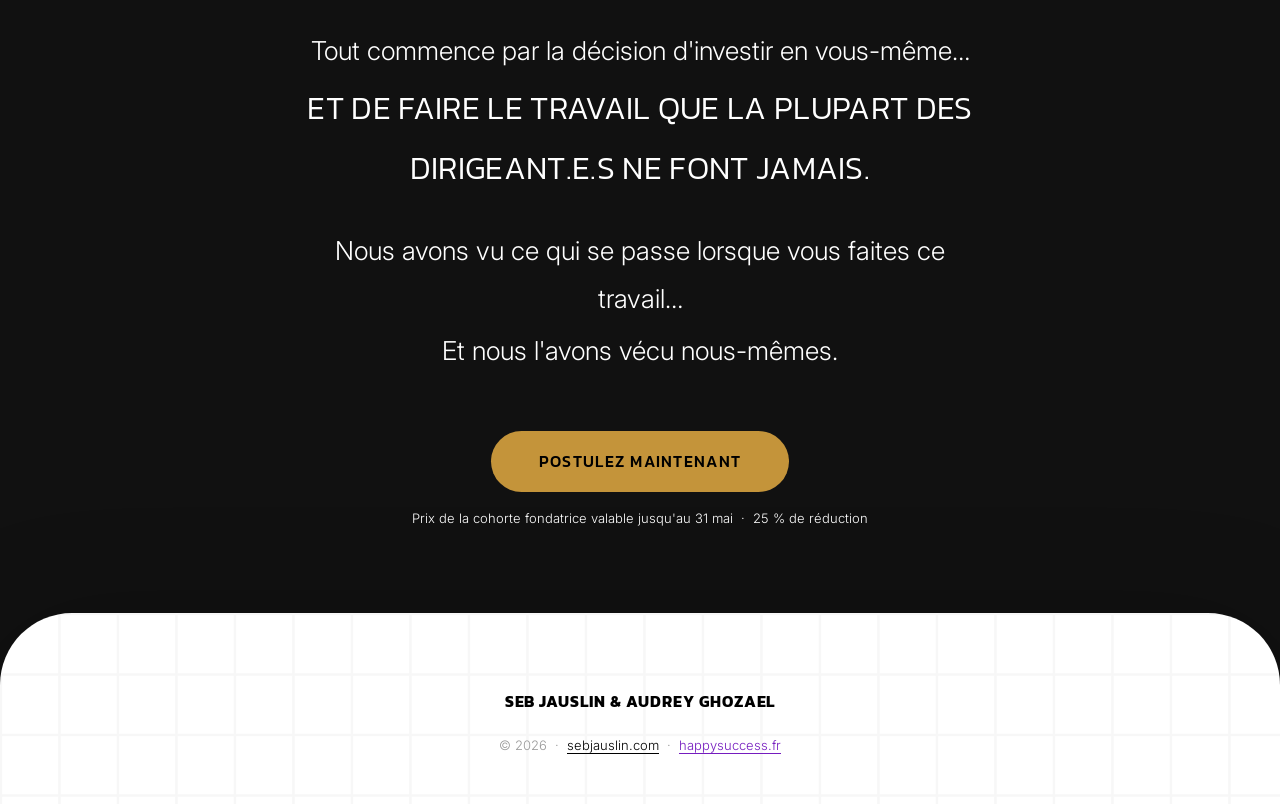
<file: fr/index.html>
<!DOCTYPE html>
<html lang="fr">
<head>
  <meta charset="UTF-8">
  <meta name="viewport" content="width=device-width, initial-scale=1.0">

  <!-- SEO / GEO -->
  <title>Expérience de Leadership 6 Mois | Seb Jauslin &amp; Audrey Ghozael</title>
  <meta name="description" content="Une expérience de leadership transformatrice de 6 mois pour les dirigeant.e.s prêt.e.s à développer leur capacité. Animée par Seb Jauslin (Zurich) et Audrey Ghozael (Paris). Cohorte fondatrice — 25 % de réduction jusqu'au 31 mai 2026.">
  <meta name="keywords" content="coaching leadership, coaching exécutif, programme leadership, Seb Jauslin, Audrey Ghozael, Happy Success, expérience leadership, Paris, Zurich, Genève, certifié ICF">
  <meta name="robots" content="index, follow">
  <meta name="author" content="Seb Jauslin, Audrey Ghozael">
  <link rel="canonical" href="https://bedohaveleadership.com/fr/">
  <link rel="alternate" hreflang="en" href="https://bedohaveleadership.com/">
  <link rel="alternate" hreflang="fr" href="https://bedohaveleadership.com/fr/">
  <link rel="alternate" hreflang="x-default" href="https://bedohaveleadership.com/">

  <!-- Open Graph / Réseaux sociaux -->
  <meta property="og:type" content="website">
  <meta property="og:url" content="https://bedohaveleadership.com/fr/">
  <meta property="og:title" content="Expérience de Leadership 6 Mois | Seb Jauslin &amp; Audrey Ghozael">
  <meta property="og:description" content="Une expérience de leadership transformatrice de 6 mois pour les dirigeant.e.s. Offre fondatrice jusqu'au 31 mai 2026.">
  <meta property="og:image" content="https://bedohaveleadership.com/assets/seb.jpg">
  <meta property="og:locale" content="fr_FR">
  <meta property="og:locale:alternate" content="en_US">
  <meta property="og:site_name" content="Seb Jauslin &amp; Audrey Ghozael — Leadership">

  <!-- Twitter / X Card -->
  <meta name="twitter:card" content="summary_large_image">
  <meta name="twitter:title" content="Expérience de Leadership 6 Mois | Seb Jauslin &amp; Audrey Ghozael">
  <meta name="twitter:description" content="Une expérience de leadership transformatrice de 6 mois pour les dirigeant.e.s. Offre fondatrice jusqu'au 31 mai 2026.">
  <meta name="twitter:image" content="https://bedohaveleadership.com/assets/seb.jpg">

  <!-- Données structurées (JSON-LD) -->
  <script type="application/ld+json">
  {
    "@context": "https://schema.org",
    "@type": "EducationalOccupationalProgram",
    "name": "Expérience de Leadership 6 Mois",
    "description": "Une expérience de leadership transformatrice de 6 mois pour les dirigeant.e.s prêt.e.s à développer leur capacité.",
    "url": "https://bedohaveleadership.com/fr/",
    "timeToComplete": "P6M",
    "inLanguage": ["fr", "en"],
    "offers": {
      "@type": "Offer",
      "price": "7497",
      "priceCurrency": "USD",
      "validThrough": "2026-05-31",
      "availability": "https://schema.org/LimitedAvailability",
      "url": "https://tally.so/r/xX4DWv"
    },
    "provider": [
      {
        "@type": "Person",
        "name": "Seb Jauslin",
        "url": "https://sebjauslin.com",
        "jobTitle": "Coach en Leadership",
        "address": { "@type": "PostalAddress", "addressLocality": "Zurich", "addressCountry": "CH" }
      },
      {
        "@type": "Person",
        "name": "Audrey Ghozael",
        "url": "https://happysuccess.fr",
        "jobTitle": "Coach en Leadership",
        "address": { "@type": "PostalAddress", "addressLocality": "Paris", "addressCountry": "FR" }
      }
    ]
  }
  </script>

  <!-- Fonts: Kanit (headings/buttons) + Inter (body) -->
  <link rel="preconnect" href="https://fonts.googleapis.com">
  <link rel="preconnect" href="https://fonts.gstatic.com" crossorigin>
  <link href="https://fonts.googleapis.com/css2?family=Kanit:ital,wght@0,300;0,500;0,700;1,300&family=Inter:wght@300;400;700&display=swap" rel="stylesheet">

  <link rel="stylesheet" href="../styles.css">
</head>
<body>

  <!-- BARRE D'ANNONCE -->
  <div class="announcement-bar" role="status" aria-live="polite">
    <div class="announcement-bar__inner">
      <span class="announcement-bar__text">Cohorte fondatrice — 25&nbsp;% de réduction jusqu'au 31 mai 2026</span>
      <span class="mini-countdown" data-countdown aria-label="Temps restant"></span>
      <a href="https://tally.so/r/xX4DWv" class="announcement-bar__cta">POSTULEZ MAINTENANT →</a>
      <button class="announcement-bar__dismiss" aria-label="Fermer l'annonce">×</button>
    </div>
  </div>

  <!-- EN-TÊTE -->
  <header class="site-header" role="banner">
    <div class="container">
      <div class="dual-brand" aria-label="Seb Jauslin et Audrey Ghozael — Happy Success">
        <img class="dual-brand__seb" src="../assets/Seb-Jauslin-Logo.svg" alt="Seb Jauslin" height="36">
        <span class="dual-brand__sep" aria-hidden="true"></span>
        <img class="dual-brand__happy" src="../assets/happy%20success%20logo.png" alt="Happy Success" height="36">
      </div>
      <div class="site-header__nav">
        <div class="lang-switcher" aria-label="Langue">
          <a href="../index.html" lang="en" hreflang="en">EN</a>
          <span class="lang-switcher__sep" aria-hidden="true">|</span>
          <strong aria-current="true">FR</strong>
        </div>
        <a href="https://tally.so/r/xX4DWv" class="btn">POSTULEZ MAINTENANT</a>
      </div>
    </div>
  </header>

  <main>

    <!-- =================== HERO =================== -->
    <section id="hero" class="section section--white" aria-labelledby="hero-heading">
      <div class="container">

        <p class="eyebrow hero__eyebrow">Une expérience de leadership de 6 mois</p>

        <h1 id="hero-heading" class="hero__h1"><i>
          « CE QUI VOUS A AMENÉ JUSQU'ICI<br>
          NE VOUS MÈNERA PAS PLUS LOIN »</i>
        </h1>
<p class="hero__sub">Marshall Goldsmith </p>
        <p class="hero__sub">
          Vous avez développé les compétences. Dirigé les équipes. Livré les résultats.
          Et pourtant, quelque chose demande davantage — non pas faire plus, mais diriger autrement.
          Ce programme est conçu pour les dirigeants prêts à élargir leur capacité.
          Animé par Seb Jauslin et Audrey Ghozael.
        </p>

        <a href="https://tally.so/r/xX4DWv" class="btn btn--large">POSTULEZ MAINTENANT</a>

        <blockquote class="hero__quote">
          « Il faut de la Pratique. De la Réflexion. Du Courage et le bon Environnement pour vous permettre de Grandir. »
        </blockquote>

      </div>
    </section>

    <!-- =================== MANIFESTE =================== -->
    <section id="manifesto" class="section section--cream section--stacked" aria-labelledby="manifesto-heading">
      <div class="container">

        <div class="section__header">
          <p class="eyebrow">POURQUOI CE PROGRAMME</p>
        </div>

        <div class="manifesto__quotes">
          <blockquote>Notre intention n'est pas de proposer un programme de leadership de plus.</blockquote>
          <blockquote>Notre intention est de créer un espace expérientiel pour des dirigeants engagés — afin de faire le vrai travail, celui que nous désirons tous faire, mais pour lequel nous ne prenons jamais le temps.</blockquote>
          <h2 id="manifesto-heading">C'EST POURQUOI NOUS AVONS CRÉÉ CETTE EXPÉRIENCE DE LEADERSHIP DE 6 MOIS POUR LES DIRIGEANT.E.S QUI...</h2>
        </div>

        <div class="this-is-for">
          <ul class="this-is-for__list" role="list">
            <li>…sentent que ce qui les a amenés là ne suffit plus.</li>
            <li>…sont prêts à élargir leur capacité, pas seulement leurs compétences.</li>
            <li>…souhaitent élever leur leadership, inspirer les autres et créer un impact durable.</li>
          </ul>
        </div>

      </div>
    </section>

    <!-- =================== DU FAIRE À L'ÊTRE =================== -->
    <section id="being" class="section section--lavender section--stacked" aria-labelledby="being-heading">
      <div class="container">

        <div class="section__header">
          <p class="eyebrow">Le changement</p>
          <h2 id="being-heading">DE MOINS FAIRE À PLUS ÊTRE</h2>
        </div>

        <p class="being__intro">
          La croissance en leadership la plus profonde ne vient pas du fait de faire davantage.
          Elle vient d'une façon d'être différente — comment vous vous présentez, comment vous pensez, comment vous tenez les autres.
        </p>

        <div class="shift-cards">

          <div class="shift-card">
            <div class="shift-card__headline">
              Réagir rapidement
              <span class="shift-card__arrow">→</span>
              Répondre consciemment
            </div>
            <p>
              Les réactions rapides maintiennent le statu quo. Les réponses conscientes le transforment.
              Dans ce programme, vous développez la capacité de faire une pause, de voir clairement, et de diriger avec intention — et non par réflexe.
            </p>
          </div>

          <div class="shift-card shift-card--purple">
            <div class="shift-card__headline">
              Faire plus
              <span class="shift-card__arrow">→</span>
              Créer de la capacité chez les autres
            </div>
            <p>
              Le dirigeant qui fait tout devient le plafond de son équipe.
              Vous apprendrez à libérer le potentiel autour de vous — et à diriger à un niveau que vous seul pouvez atteindre.
            </p>
          </div>

          <div class="shift-card">
            <div class="shift-card__headline">
              Connaître la réponse
              <span class="shift-card__arrow">→</span>
              Tenir l'espace
            </div>
            <p>
              L'ancien leadership consistait à avoir les réponses et à avoir le dernier mot.
              Le nouveau leadership, c'est créer l'espace pour que les bonnes réponses émergent.
            </p>
          </div>

          <div class="shift-card shift-card--purple">
            <div class="shift-card__headline">
              Présupposer &amp; éviter
              <span class="shift-card__arrow">→</span>
              Créer de vraies conversations
            </div>
            <p>
              Les vraies conversations vous permettent d'aborder les situations avec curiosité plutôt qu'avec des présupposés,
              et de transformer une relation d'évitement en une véritable collaboration.
            </p>
          </div>

        </div>
      </div>
    </section>

    <!-- =================== LE PROGRAMME =================== -->
    <section id="inside" class="section section--white section--stacked" aria-labelledby="inside-heading">
      <div class="container">

        <div class="section__header">
          <p class="eyebrow">Le programme</p>
          <h2 id="inside-heading">CE QUI EST INCLUS</h2>
        </div>

        <div class="program-grid">

          <div class="program-item">
            <svg class="program-item__icon" viewBox="0 0 24 24" fill="none" stroke="currentColor" stroke-width="1.5" aria-hidden="true">
              <path stroke-linecap="round" stroke-linejoin="round" d="M15.75 10.5l4.72-4.72a.75.75 0 011.28.53v11.38a.75.75 0 01-1.28.53l-4.72-4.72M4.5 18.75h9a2.25 2.25 0 002.25-2.25v-9a2.25 2.25 0 00-2.25-2.25h-9A2.25 2.25 0 002.25 7.5v9a2.25 2.25 0 002.25 2.25z"/>
            </svg>
            <div class="program-item__title">Sessions de coaching en groupe</div>
            <p>Deux sessions en direct par mois avec votre cohorte. Apprentissage partagé, croissance collective, responsabilité réelle.</p>
          </div>

          <div class="program-item">
            <svg class="program-item__icon" viewBox="0 0 24 24" fill="none" stroke="currentColor" stroke-width="1.5" aria-hidden="true">
              <path d="M16 7a4 4 0 11-8 0 4 4 0 018 0zM12 14a7 7 0 00-7 7h14a7 7 0 00-7-7z"/>
            </svg>
            <div class="program-item__title">Sessions de coaching individuel</div>
            <p>Des sessions individuelles avec Seb ou Audrey tout au long du parcours — adaptées à là où vous en êtes et à ce dont vous avez besoin.</p>
          </div>

          <div class="program-item">
            <svg class="program-item__icon" viewBox="0 0 24 24" fill="none" stroke="currentColor" stroke-width="1.5" aria-hidden="true">
              <path stroke-linecap="round" stroke-linejoin="round" d="M9.663 17h4.673M12 3v1m6.364 1.636l-.707.707M21 12h-1M4 12H3m3.343-5.657l-.707-.707m2.828 9.9a5 5 0 117.072 0l-.548.547A3.374 3.374 0 0014 18.469V19a2 2 0 11-4 0v-.531c0-.895-.356-1.754-.988-2.386l-.548-.547z"/>
            </svg>
            <div class="program-item__title">Sessions de Pod entre pairs</div>
            <p>Conçues pour accélérer l'apprentissage à travers des expériences partagées et des retours entre pairs, en dehors du cadre plus large de la formation.</p>
          </div>

          <div class="program-item">
            <svg class="program-item__icon" viewBox="0 0 24 24" fill="none" stroke="currentColor" stroke-width="1.5" aria-hidden="true">
              <path d="M3 12l2-2m0 0l7-7 7 7M5 10v10a1 1 0 001 1h3m10-11l2 2m-2-2v10a1 1 0 01-1 1h-3m-6 0a1 1 0 001-1v-4a1 1 0 011-1h2a1 1 0 011 1v4a1 1 0 001 1m-6 0h6"/>
            </svg>
            <div class="program-item__title">Retraite de clôture en présentiel</div>
            <p>Nous clôturons le programme par une retraite en présentiel de 2 jours, conçue pour intégrer, incarner et rassembler tout ce que vous avez vécu.</p>
          </div>

        </div>

      </div>
    </section>

    <!-- =================== VOS ACCOMPAGNATEURS =================== -->
    <section id="guides" class="section section--cream section--stacked" aria-labelledby="guides-heading">
      <div class="container">

        <div class="section__header">
          <p class="eyebrow">Avec qui vous travaillerez</p>
          <h2 id="guides-heading">VOS ACCOMPAGNATEURS</h2>
        </div>

        <div class="hosts-grid">

          <article class="host-card" aria-label="Seb Jauslin">
            <div class="host-card__photo-wrap">
              <div class="host-card__photo-placeholder" aria-hidden="true">SJ</div>
              <img
                class="host-card__photo"
                src="../assets/seb.jpg"
                alt="Seb Jauslin"
                width="400"
                height="400"
                loading="lazy"
                onerror="this.style.display='none'"
              >
            </div>
            <h3 class="host-card__name">Seb Jauslin</h3>
            <p class="host-card__creds">Coach en leadership certifié CTI &amp; PCC &nbsp;·&nbsp; Forbes (sept. 2023) &nbsp;·&nbsp; EN / FR / ES</p>
            <p class="host-card__bio">
              Seb apporte plus d'une décennie d'expérience en leadership au sein des Nations Unies, du gouvernement fédéral suisse et du Big Four.
              Après une expérience de burnout transformatrice, il a développé une pratique de coaching qui s'étend aujourd'hui de Zurich à Genève, Londres, Málaga et Dubaï.
              Dans ce programme, il crée les conditions pour que les dirigeants fassent le vrai travail : élargir la conscience de soi, transformer les schémas profonds, et apprendre à diriger depuis un niveau d'être différent.
            </p>
          </article>

          <article class="host-card" aria-label="Audrey Ghozael Ragonnaud">
            <div class="host-card__photo-wrap">
              <div class="host-card__photo-placeholder" aria-hidden="true">AG</div>
              <img
                class="host-card__photo"
                src="../assets/audrey.jpg"
                alt="Audrey Ghozael Ragonnaud"
                width="400"
                height="400"
                loading="lazy"
                onerror="this.style.display='none'"
              >
            </div>
            <h3 class="host-card__name">Audrey Ghozael Ragonnaud</h3>
            <p class="host-card__creds">Fondatrice, Happy Success &nbsp;·&nbsp; Sciences Po & MIT &nbsp;·&nbsp; Certifiée ICF / CTI &nbsp;·&nbsp; EN / FR / ES</p>
            <p class="host-card__bio">
              Audrey a fondé Happy Success — Leadership & Coaching à Paris, où elle accompagne des leader.e.s établi.e.s prêt.e.s à apporter plus de puissance ET plus de joie à leur leadership.
              Formée à Sciences Po et au MIT (Neurosciences pour les affaires), certifiée ICF via le Co-Active Training Institute en Californie, elle allie cadres rigoureux et profonde humanité dans son accompagnement.
              Après dix ans à Berkeley, elle est aujourd'hui basée à Paris et accompagne en anglais, français et espagnol.
            </p>
          </article>

        </div>
      </div>
    </section>

    <!-- =================== L'INVESTISSEMENT =================== -->
    <section id="investment" class="section section--dark section--stacked" aria-labelledby="investment-heading">
      <div class="container">

        <div class="section__header">
          <p class="eyebrow">L'INVESTISSEMENT</p>
          <h2 id="investment-heading">CE QUI EST INCLUS</h2>
        </div>

        <table class="value-stack" aria-label="Détail de la valeur du programme">
          <thead>
            <tr>
              <th scope="col"></th>
              <th scope="col"></th>
            </tr>
          </thead>
          <tbody>
            <tr>
              <td>Sessions de coaching en groupe</td>
              <td></td>
            </tr>
            <tr>
              <td>Sessions de coaching individuel avec Seb ou Audrey</td>
              <td></td>
            </tr>
            <tr>
              <td>Sessions de Pod avec votre cohorte</td>
              <td></td>
            </tr>
            <tr>
              <td>Retraite de clôture en présentiel</td>
              <td></td>
            </tr>
            <tr>
              <td>Accès à la cohorte &amp; communauté de pairs</td>
              <td></td>
            </tr>
          </tbody>
          <tfoot>
            <tr class="total">
              <td></td>
              <td></td>
            </tr>
          </tfoot>
        </table>

        <div class="price-card">
          <p class="price-card__label">Cohorte 2026 &mdash; 25&nbsp;% de réduction</p>
          <p class="price-card__original"><del>10&nbsp;000&nbsp;$</del></p>
          <p class="price-card__price">7&nbsp;497&nbsp;$</p>
          <p class="price-card__plan">Ou 6 versements mensuels de 1&nbsp;247&nbsp;$</p>
          <div class="price-card__countdown">
            <span class="mini-countdown" data-countdown aria-label="Temps restant avant la fin de l'offre"></span>
          </div>
          <a href="https://tally.so/r/xX4DWv" class="btn btn--large">ASSUREZ VOTRE PLACE</a>
          <p class="price-card__caption">Offre valable jusqu'au 31 mai 2026 &nbsp;&middot;&nbsp; 25&nbsp;% de réduction pour la cohorte fondatrice</p>
        </div>

      </div>
    </section>

    <!-- =================== NOTRE ENGAGEMENT =================== -->
    <section id="promise" class="section section--cream section--stacked" aria-labelledby="promise-heading">
      <div class="container">

        <div class="section__header">
          <p class="eyebrow">Notre engagement</p>
          <h2 id="promise-heading">NOTRE PROMESSE</h2>
        </div>

        <div class="guarantee">
          <div class="guarantee__icon" aria-hidden="true">
            <svg width="52" height="52" viewBox="0 0 24 24" fill="none" stroke="currentColor" stroke-width="1.5">
              <path stroke-linecap="round" stroke-linejoin="round" d="M9 12.75L11.25 15 15 9.75m-3-7.036A11.959 11.959 0 013.598 6 11.99 11.99 0 003 9.749c0 5.592 3.824 10.29 9 11.623 5.176-1.332 9-6.03 9-11.622 0-1.31-.21-2.571-.598-3.751h-.152c-3.196 0-6.1-1.248-8.25-3.285z"/>
            </svg>
          </div>
        <p class="being__intro">
À l'issue de ce programme, vous allez : </br>
- Vous diriger vous-même avec clarté</br>
- Guider les Autres à travers la complexité</br>
- Créer un Impact significatif en tant que Dirigeant.e</br>
C'est notre promesse.
        </p>
        </div>

      </div>
    </section>

    <!-- =================== APPEL À L'ACTION FINAL =================== -->
    <section id="final-cta" class="section section--dark section--stacked">
      <div class="container">

        <div class="final-cta__poem">
          <p>À un moment donné, vous n'avez plus besoin d'informations supplémentaires.</p>
          <p>VOUS AVEZ BESOIN DE TRANSFORMATION.</p>
          <p>Si cela vous parle… explorez cette opportunité avec nous.</p>
          <span class="poem__break" aria-hidden="true"></span>
          <p>Tout commence par la décision d'investir en vous-même…</p>
          <p><strong>Et de faire le travail que la plupart des dirigeant.e.s ne font jamais.</strong></p>
          <span class="poem__break" aria-hidden="true"></span>
          <p>Nous avons vu ce qui se passe lorsque vous faites ce travail…</p>
          <p>Et nous l'avons vécu nous-mêmes.</p>
        </div>

        <div class="final-cta__actions">
          <a href="https://tally.so/r/xX4DWv" class="btn btn--large">POSTULEZ MAINTENANT</a>
          <p class="final-cta__caption">Prix de la cohorte fondatrice valable jusqu'au 31 mai &nbsp;&middot;&nbsp; 25&nbsp;% de réduction</p>
          <div class="final-cta__countdown">
            <span class="mini-countdown" data-countdown aria-label="Temps restant"></span>
          </div>
        </div>

      </div>
    </section>

  </main>

  <!-- =================== PIED DE PAGE =================== -->
  <footer class="site-footer" role="contentinfo">
    <div class="container">
      <p class="site-footer__name"></p>
      <p class="site-footer__hosts">Seb Jauslin &amp; Audrey Ghozael</p>
      <p class="site-footer__copy">
        &copy; 2026
        &nbsp;&middot;&nbsp;
        <a href="https://sebjauslin.com" target="_blank" rel="noopener">sebjauslin.com</a>
        &nbsp;&middot;&nbsp;
        <a href="https://happysuccess.fr" target="_blank" rel="noopener">happysuccess.fr</a>
      </p>
    </div>
  </footer>

  <script src="../script.js"></script>
</body>
</html>
</file>
<file: styles.css>
/* ===========================
   DESIGN TOKENS
   =========================== */
:root {
  --white:        #FFFFFF;
  --cream:        #faf0e2;
  --lavender:     #eae7ec;
  --black:        #000000;
  --accent:       #FF5757;
  --accent-dark:  #C21A1A;
  --accent-gold:  #C4943A;
  --color-accent-secondary: #751CBF;
  --dark:         #111111;
  --border:       #D4D1D7;
  --shadow:       0px 17px 117px rgba(0, 0, 0, 0.25);

  --font-heading: 'Kanit', Helvetica, Arial, sans-serif;
  --font-body:    'Inter', Helvetica, Arial, sans-serif;

  --max-w: 1100px;
  --section-pad: 140px;
  --section-pad-mobile: 80px;
  --radius-stack: 72px 72px 0 0;

  --bar-h: 44px;
}

/* ===========================
   RESET
   =========================== */
*, *::before, *::after {
  box-sizing: border-box;
  margin: 0;
  padding: 0;
}

html {
  scroll-behavior: smooth;
}

body {
  font-family: var(--font-body);
  font-weight: 300;
  font-size: 18px;
  line-height: 1.6;
  color: var(--black);
  background: var(--white);
  -webkit-font-smoothing: antialiased;
}

img {
  display: block;
  max-width: 100%;
}

a {
  color: inherit;
  text-decoration: none;
}

/* ===========================
   TYPOGRAPHY
   =========================== */
h1, h2, h3 {
  font-family: var(--font-heading);
  line-height: 1.1;
}

h1 {
  font-weight: 300;
  font-size: clamp(38px, 6vw, 64px);
  text-transform: uppercase;
  letter-spacing: -0.01em;
}

h2 {
  font-weight: 700;
  font-size: clamp(20px, 2.5vw, 24px);
  text-transform: uppercase;
  letter-spacing: 0.04em;
}

p {
  font-family: var(--font-body);
  font-weight: 300;
  font-size: clamp(17px, 1.6vw, 20px);
  line-height: 1.6;
}

/* ===========================
   LAYOUT HELPERS
   =========================== */
.container {
  max-width: var(--max-w);
  margin: 0 auto;
  padding: 0 40px;
}

@media (max-width: 480px) {
  .container {
    padding: 0 24px;
  }
}

/* ===========================
   BUTTON
   =========================== */
.btn {
  display: inline-block;
  background: var(--black);
  color: var(--white);
  font-family: var(--font-heading);
  font-weight: 500;
  font-size: 14px;
  text-transform: uppercase;
  letter-spacing: 0.08em;
  border-radius: 44px;
  padding: 14px 36px;
  border: none;
  cursor: pointer;
  transition: background 0.2s ease, transform 0.15s ease;
  white-space: nowrap;
}

.btn:hover {
  background: var(--accent-gold);
  color: var(--black);
  transform: translateY(-1px);
}

.btn--large {
  font-size: 16px;
  padding: 18px 48px;
}

/* ===========================
   EYEBROW
   =========================== */
.eyebrow {
  font-family: var(--font-body);
  font-weight: 700;
  font-size: 12px;
  text-transform: uppercase;
  letter-spacing: 0.18em;
  color: var(--accent-gold);
}

/* ===========================
   HEADER
   =========================== */
.site-header {
  position: sticky;
  top: var(--bar-h, 44px);
  z-index: 100;
  background: rgba(255, 255, 255, 0.92);
  backdrop-filter: blur(8px);
  -webkit-backdrop-filter: blur(8px);
  border-bottom: 1px solid var(--border);
}

.site-header .container {
  display: flex;
  align-items: center;
  justify-content: space-between;
  gap: 16px;
  padding-top: 16px;
  padding-bottom: 16px;
}

.site-header__logo {
  flex-shrink: 0;
}

.site-header__logo img {
  height: 40px;
  width: auto;
}

@media (max-width: 480px) {
  .site-header .container {
    flex-direction: column;
    align-items: flex-start;
    gap: 12px;
    padding-top: 16px;
    padding-bottom: 16px;
  }

  .site-header__logo img {
    height: 32px;
  }

  .site-header .btn {
    font-size: 12px;
    padding: 11px 24px;
  }
}

/* ===========================
   SECTION BASE + STACKING
   =========================== */
.section {
  position: relative;
  padding: var(--section-pad) 0;
}

.section--white {
  background-color: var(--white);
  background-image: url(assets/grid-tile.png);
  background-repeat: repeat;
}

.section--cream {
  background-color: var(--cream);
}

.section--lavender {
  background-color: var(--lavender);
}

.section--stacked {
  border-radius: var(--radius-stack);
  overflow: hidden;
  margin-top: -72px;
  box-shadow: var(--shadow);
}

@media (max-width: 768px) {
  .section {
    padding: var(--section-pad-mobile) 0;
  }
}

/* ===========================
   HERO SECTION
   =========================== */
#hero {
  padding-top: 100px;
  padding-bottom: 120px;
}

.hero__eyebrow {
  margin-bottom: 24px;
}

.hero__h1 {
  margin-bottom: 28px;
}

.hero__subhead {
  max-width: 620px;
  margin-bottom: 40px;
  color: #333;
}

.hero__meta {
  display: flex;
  align-items: center;
  gap: 10px;
  flex-wrap: wrap;
  margin-top: 16px;
}

.hero__meta-badge {
  display: inline-flex;
  align-items: center;
  gap: 8px;
  background: rgba(0, 0, 0, 0.06);
  border-radius: 100px;
  padding: 8px 18px;
  font-family: var(--font-body);
  font-weight: 400;
  font-size: 14px;
  color: #444;
  letter-spacing: 0.02em;
}

.hero__meta-badge svg {
  flex-shrink: 0;
}

.hero__meta-countdown {
  font-family: var(--font-heading);
  font-weight: 500;
  font-size: 13px;
  text-transform: uppercase;
  letter-spacing: 0.1em;
  color: var(--accent);
  background: rgba(255, 87, 87, 0.08);
  border-radius: 100px;
  padding: 8px 18px;
}

@media (max-width: 768px) {
  #hero {
    padding-top: 60px;
    padding-bottom: 80px;
  }
}

/* ===========================
   HOSTS SECTION
   =========================== */
#hosts .section__header {
  margin-bottom: 56px;
}

.hosts-grid {
  display: grid;
  grid-template-columns: 1fr 1fr;
  gap: 48px;
}

@media (max-width: 768px) {
  .hosts-grid {
    grid-template-columns: 1fr;
    gap: 48px;
  }
}

.host-card {
  display: flex;
  flex-direction: column;
  align-items: flex-start;
  gap: 0;
}

.host-card__photo-wrap {
  position: relative;
  width: 140px;
  height: 140px;
  border-radius: 50%;
  overflow: hidden;
  background: #d4d0cc;
  margin-bottom: 24px;
  flex-shrink: 0;
}

.host-card__photo {
  position: absolute;
  inset: 0;
  width: 100%;
  height: 100%;
  object-fit: cover;
}

.host-card__photo-placeholder {
  width: 100%;
  height: 100%;
  display: flex;
  align-items: center;
  justify-content: center;
  font-family: var(--font-heading);
  font-weight: 700;
  font-size: 36px;
  color: rgba(0,0,0,0.25);
  background: #ccc9c4;
}

.host-card__name {
  font-family: var(--font-heading);
  font-weight: 700;
  font-size: 22px;
  text-transform: uppercase;
  letter-spacing: 0.03em;
  margin-bottom: 6px;
}

.host-card__creds {
  font-family: var(--font-body);
  font-weight: 300;
  font-style: italic;
  font-size: 15px;
  color: #666;
  margin-bottom: 16px;
  line-height: 1.4;
}

.host-card__bio {
  font-size: 17px;
  line-height: 1.65;
  color: #333;
}

/* ===========================
   ABOUT / EVENT SECTION
   =========================== */
#event .section__header {
  margin-bottom: 40px;
}

.event__intro {
  max-width: 720px;
  margin-bottom: 56px;
  font-size: 18px;
  line-height: 1.7;
  color: #333;
}

.takeaways-label {
  font-family: var(--font-heading);
  font-weight: 700;
  font-size: 14px;
  text-transform: uppercase;
  letter-spacing: 0.14em;
  color: var(--black);
  margin-bottom: 28px;
}

.takeaways-list {
  list-style: none;
  display: flex;
  flex-direction: column;
  gap: 20px;
  margin-bottom: 64px;
}

.takeaways-list li {
  display: flex;
  align-items: flex-start;
  gap: 16px;
  font-size: 18px;
  line-height: 1.6;
  color: #333;
}

.takeaways-list li svg {
  flex-shrink: 0;
  margin-top: 3px;
}

.event__cta {
  display: flex;
  flex-direction: column;
  align-items: center;
  gap: 16px;
  text-align: center;
}

.event__cta-meta {
  font-family: var(--font-body);
  font-weight: 300;
  font-size: 15px;
  color: #666;
  letter-spacing: 0.04em;
}

/* ===========================
   FOOTER
   =========================== */
.site-footer {
  position: relative;
  z-index: 10;
  padding: 56px 0 48px;
  border-radius: var(--radius-stack);
  overflow: hidden;
  margin-top: -72px;
  box-shadow: var(--shadow);
  background-color: var(--white);
  background-image: url(assets/grid-tile.png);
  background-repeat: repeat;
}

.site-footer .container {
  display: flex;
  flex-direction: column;
  align-items: center;
  gap: 16px;
  text-align: center;
}

.site-footer__logo img {
  height: 36px;
  width: auto;
  margin-bottom: 8px;
}

.site-footer__hosts {
  font-family: var(--font-heading);
  font-weight: 700;
  font-size: 16px;
  text-transform: uppercase;
  letter-spacing: 0.06em;
  color: var(--black);
}

.site-footer__sub {
  font-family: var(--font-body);
  font-weight: 300;
  font-size: 14px;
  color: #666;
  letter-spacing: 0.04em;
}

.site-footer__link {
  font-family: var(--font-body);
  font-size: 14px;
  font-weight: 400;
  color: var(--accent);
  text-decoration: underline;
  text-underline-offset: 3px;
}

.site-footer__link:hover {
  color: var(--accent-dark);
}

.site-footer__copy {
  font-size: 13px;
  color: #999;
  margin-top: 4px;
}

/* ===========================
   SECTION HEADER UTILITY
   =========================== */
.section__header {
  margin-bottom: 48px;
}

.section__header .eyebrow {
  margin-bottom: 12px;
}

.section__header h2 {
  margin-bottom: 0;
}

/* ===========================
   Z-INDEX STACKING ORDER
   =========================== */
#hero        { z-index: 1; }
#manifesto   { z-index: 2; }
#being       { z-index: 3; }
#inside      { z-index: 4; }
#guides      { z-index: 5; }
#investment  { z-index: 6; }
#promise     { z-index: 7; }
#final-cta   { z-index: 8; }
.site-footer { z-index: 9; }

/* ===========================
   RESPONSIVE TWEAKS
   =========================== */
@media (max-width: 768px) {
  .hero__meta {
    flex-direction: column;
    align-items: flex-start;
  }

  .hosts-grid {
    grid-template-columns: 1fr;
  }

  .shift-cards {
    grid-template-columns: 1fr;
  }

  .program-grid {
    grid-template-columns: 1fr;
    gap: 32px;
  }
}

@media (max-width: 480px) {
  .announcement-bar__cta {
    display: none;
  }

  .price-card {
    padding: 32px 20px;
  }
}

@media (min-width: 1280px) {
  .hero__h1 {
    font-size: 72px;
  }
}

body {
  padding-top: var(--bar-h, 44px);
}

/* ===========================
   ANNOUNCEMENT BAR
   =========================== */
.announcement-bar {
  position: fixed;
  top: 0;
  left: 0;
  right: 0;
  z-index: 200;
  background: var(--dark);
  color: var(--white);
  font-family: var(--font-body);
  font-size: 13px;
  font-weight: 300;
}

.announcement-bar__inner {
  display: flex;
  align-items: center;
  justify-content: center;
  gap: 16px;
  flex-wrap: wrap;
  padding: 10px 40px;
}

.announcement-bar__text {
  white-space: nowrap;
}

.announcement-bar__cta {
  display: inline-block;
  font-family: var(--font-heading);
  font-size: 11px;
  font-weight: 500;
  text-transform: uppercase;
  letter-spacing: 0.1em;
  color: var(--dark);
  background: var(--accent-gold);
  border-radius: 44px;
  padding: 5px 14px;
  text-decoration: none;
  white-space: nowrap;
  transition: opacity 0.2s ease;
}

.announcement-bar__cta:hover {
  opacity: 0.85;
}

.announcement-bar__dismiss {
  background: none;
  border: none;
  color: var(--white);
  cursor: pointer;
  font-size: 18px;
  line-height: 1;
  padding: 2px 6px;
  opacity: 0.5;
  margin-left: 4px;
  transition: opacity 0.2s ease;
}

.announcement-bar__dismiss:hover {
  opacity: 1;
}

@media (max-width: 480px) {
  .announcement-bar__inner {
    padding: 10px 24px;
    gap: 10px;
  }

  .announcement-bar__text {
    white-space: normal;
    text-align: center;
    flex-basis: 100%;
  }
}

/* ===========================
   SITE WORDMARK
   =========================== */
.site-wordmark {
  font-family: var(--font-heading);
  font-weight: 700;
  font-size: 15px;
  text-transform: uppercase;
  letter-spacing: 0.06em;
  color: var(--black);
  flex-shrink: 0;
}

.site-wordmark .separator {
  opacity: 0.35;
  margin: 0 8px;
}

/* ===========================
   DUAL BRAND LOCKUP
   =========================== */
.dual-brand {
  display: flex;
  align-items: center;
  gap: 16px;
  flex-shrink: 0;
}

.dual-brand__sep {
  width: 1px;
  height: 28px;
  background: rgba(0, 0, 0, 0.2);
  flex-shrink: 0;
}

.dual-brand__seb,
.dual-brand__happy {
  height: 36px;
  width: auto;
  display: block;
}

@media (max-width: 480px) {
  .dual-brand { gap: 10px; }
  .dual-brand__seb,
  .dual-brand__happy { height: 28px; }
}

/* ===========================
   LANGUAGE SWITCHER
   =========================== */
.lang-switcher {
  display: flex;
  align-items: center;
  gap: 6px;
  font-family: var(--font-body);
  font-size: 12px;
  font-weight: 300;
  text-transform: uppercase;
  letter-spacing: 0.1em;
}

.lang-switcher a {
  color: var(--black);
  text-decoration: none;
  opacity: 0.5;
  transition: opacity 0.2s ease;
}

.lang-switcher a:hover {
  opacity: 1;
}

.lang-switcher strong {
  font-weight: 700;
}

.lang-switcher__sep {
  opacity: 0.3;
}

.site-header__nav {
  display: flex;
  align-items: center;
  gap: 20px;
}

@media (max-width: 480px) {
  .site-header__nav {
    gap: 12px;
  }

  .site-wordmark {
    font-size: 12px;
  }
}

/* ===========================
   DARK SECTION
   =========================== */
.section--dark {
  background: var(--dark);
  color: var(--white);
}

.section--dark h1,
.section--dark h2,
.section--dark h3,
.section--dark p,
.section--dark blockquote,
.section--dark li {
  color: var(--white);
}

.section--dark .eyebrow {
  color: var(--accent-gold);
}

.section--dark .section__header h2 {
  color: var(--white);
}

/* ===========================
   MINI COUNTDOWN
   =========================== */
.mini-countdown {
  font-family: var(--font-heading);
  font-weight: 500;
  font-size: 13px;
  letter-spacing: 0.08em;
  color: var(--accent-gold);
  white-space: nowrap;
}

/* ===========================
   HERO ADDITIONS
   =========================== */
.hero__sub {
  max-width: 620px;
  margin-bottom: 40px;
  color: #333;
  font-size: clamp(17px, 1.6vw, 20px);
  line-height: 1.6;
  font-weight: 300;
}

.hero__quote {
  margin-top: 36px;
  font-style: italic;
  font-size: clamp(15px, 1.4vw, 17px);
  font-weight: 300;
  opacity: 0.65;
  max-width: 580px;
  line-height: 1.7;
}

/* ===========================
   MANIFESTO SECTION
   =========================== */
.manifesto__quotes {
  max-width: 720px;
}

.manifesto__quotes blockquote {
  font-size: clamp(17px, 1.8vw, 20px);
  font-weight: 300;
  line-height: 1.75;
  font-style: italic;
  border-left: 3px solid var(--color-accent-secondary);
  padding-left: 24px;
  margin: 0 0 28px;
}

.this-is-for {
  margin-top: 48px;
}

.this-is-for__title {
  font-family: var(--font-heading);
  font-weight: 700;
  font-size: 13px;
  text-transform: uppercase;
  letter-spacing: 0.15em;
  margin-bottom: 20px;
}

.this-is-for__list {
  list-style: none;
  padding: 0;
  margin: 0;
  display: flex;
  flex-direction: column;
  gap: 14px;
}

.this-is-for__list li {
  font-size: clamp(17px, 1.8vw, 20px);
  font-weight: 300;
  padding-left: 28px;
  position: relative;
  line-height: 1.5;
}

.this-is-for__list li::before {
  content: '…';
  position: absolute;
  left: 0;
  color: var(--accent-gold);
}

/* ===========================
   SHIFT CARDS (FROM DOING TO BEING)
   =========================== */
.being__intro {
  font-size: clamp(17px, 1.8vw, 20px);
  font-weight: 300;
  line-height: 1.7;
  max-width: 680px;
  margin-bottom: 0;
}

.shift-cards {
  display: grid;
  grid-template-columns: 1fr 1fr;
  gap: 28px;
  margin-top: 48px;
}

.shift-card {
  background: var(--white);
  padding: 36px 32px;
  border-radius: 12px;
}

.shift-card__headline {
  font-family: var(--font-heading);
  font-weight: 700;
  font-size: clamp(15px, 1.6vw, 18px);
  text-transform: uppercase;
  letter-spacing: 0.04em;
  margin-bottom: 20px;
  line-height: 1.4;
  display: flex;
  flex-direction: column;
  gap: 4px;
}

.shift-card__arrow {
  color: var(--accent-gold);
  font-size: 22px;
  font-weight: 300;
}

.shift-card--purple .shift-card__arrow {
  color: var(--color-accent-secondary);
}

.shift-card p {
  font-size: 16px;
  line-height: 1.7;
  font-weight: 300;
  margin: 0;
}

/* ===========================
   PROGRAM GRID (WHAT'S INSIDE)
   =========================== */
.program-grid {
  display: grid;
  grid-template-columns: 1fr 1fr;
  gap: 48px 56px;
}

.program-item {
  display: flex;
  flex-direction: column;
  gap: 12px;
}

.program-item__icon {
  width: 28px;
  height: 28px;
  flex-shrink: 0;
  color: var(--black);
}

.program-item__title {
  font-family: var(--font-heading);
  font-weight: 700;
  font-size: 15px;
  text-transform: uppercase;
  letter-spacing: 0.05em;
}

.program-item p {
  font-size: 16px;
  line-height: 1.65;
  font-weight: 300;
  margin: 0;
}

.program-quote {
  margin-top: 48px;
  padding: 24px 32px;
  border-left: 3px solid var(--accent-gold);
  font-style: italic;
  font-size: clamp(16px, 1.6vw, 18px);
  font-weight: 300;
  line-height: 1.7;
}

.program-pillars {
  margin-top: 56px;
  padding-top: 48px;
  border-top: 1px solid var(--border);
}

.program-pillars__intro {
  font-size: clamp(17px, 1.8vw, 20px);
  font-weight: 300;
  margin-bottom: 20px;
}

.program-pillars__list {
  list-style: none;
  padding: 0;
  margin: 0;
  display: flex;
  flex-direction: column;
  gap: 10px;
}

.program-pillars__list li {
  font-size: clamp(17px, 1.8vw, 20px);
  font-weight: 300;
  padding-left: 24px;
  position: relative;
  line-height: 1.5;
}

.program-pillars__list li::before {
  content: '–';
  position: absolute;
  left: 0;
  color: var(--accent-gold);
}

/* ===========================
   VALUE STACK TABLE
   =========================== */
.value-stack {
  width: 100%;
  border-collapse: collapse;
  margin-bottom: 56px;
}

.value-stack th {
  font-family: var(--font-heading);
  font-weight: 700;
  font-size: 11px;
  text-transform: uppercase;
  letter-spacing: 0.15em;
  text-align: left;
  padding: 0 0 16px;
  border-bottom: 1px solid rgba(255, 255, 255, 0.2);
  color: rgba(255, 255, 255, 0.5);
}

.value-stack th:last-child {
  text-align: right;
}

.value-stack td {
  padding: 18px 0;
  font-size: clamp(15px, 1.5vw, 17px);
  font-weight: 300;
  border-bottom: 1px solid rgba(255, 255, 255, 0.08);
  vertical-align: top;
  color: var(--white);
}

.value-stack td:last-child {
  text-align: right;
  white-space: nowrap;
  font-family: var(--font-heading);
  font-weight: 500;
  padding-left: 24px;
}

.value-stack tr.total td {
  border-bottom: none;
  border-top: 1px solid rgba(255, 255, 255, 0.2);
  padding-top: 20px;
  font-family: var(--font-heading);
  font-weight: 700;
  font-size: clamp(16px, 1.6vw, 18px);
  color: var(--accent-gold);
}

@media (max-width: 480px) {
  .value-stack td,
  .value-stack th {
    font-size: 13px;
  }

  .value-stack td:last-child {
    padding-left: 12px;
  }
}

/* ===========================
   PRICE CARD
   =========================== */
.price-card {
  max-width: 520px;
  margin: 0 auto;
  border: 2px solid var(--accent-gold);
  border-radius: 16px;
  padding: 48px 40px;
  box-shadow: 0px 24px 80px rgba(0, 0, 0, 0.5);
  text-align: center;
  background: rgba(255, 255, 255, 0.04);
}

.price-card__label {
  font-family: var(--font-body);
  font-size: 11px;
  font-weight: 700;
  text-transform: uppercase;
  letter-spacing: 0.18em;
  color: var(--accent-gold);
  margin-bottom: 20px;
}

.price-card__original {
  font-size: 18px;
  font-weight: 300;
  color: rgba(255, 255, 255, 0.4);
  margin-bottom: 8px;
}

.price-card__original del {
  text-decoration: line-through;
}

.price-card__price {
  font-family: var(--font-heading);
  font-weight: 300;
  font-size: clamp(40px, 5vw, 56px);
  text-transform: uppercase;
  line-height: 1;
  margin-bottom: 16px;
  color: var(--white);
}

.price-card__plan {
  font-size: 16px;
  font-weight: 300;
  color: rgba(255, 255, 255, 0.6);
  margin-bottom: 28px;
}

.price-card__countdown {
  margin-bottom: 28px;
}

.price-card .mini-countdown {
  font-size: 16px;
}

.price-card__caption {
  font-size: 13px;
  font-weight: 300;
  color: var(--accent-gold);
  margin-top: 16px;
  opacity: 0.85;
}

/* ===========================
   GUARANTEE
   =========================== */
.guarantee {
  max-width: 680px;
  margin: 0 auto;
  text-align: center;
  display: flex;
  flex-direction: column;
  align-items: center;
  gap: 24px;
}

.guarantee__icon {
  color: var(--accent-gold);
}

.guarantee blockquote {
  font-size: clamp(17px, 1.8vw, 20px);
  font-weight: 300;
  line-height: 1.8;
  font-style: italic;
  border: none;
  padding: 0;
  margin: 0;
}

/* ===========================
   FINAL CTA
   =========================== */
#final-cta .container {
  display: flex;
  flex-direction: column;
  align-items: center;
  gap: 56px;
}

.final-cta__poem {
  max-width: 680px;
  text-align: center;
}

.final-cta__poem p {
  font-size: clamp(20px, 2.2vw, 26px);
  line-height: 1.85;
  font-weight: 300;
  margin: 0;
  color: var(--white);
}

.final-cta__poem p + p {
  margin-top: 0.15em;
}

.final-cta__poem .poem__break {
  display: block;
  height: 1.6em;
}

.final-cta__poem strong {
  font-family: var(--font-heading);
  font-weight: 300;
  font-size: clamp(24px, 2.8vw, 32px);
  text-transform: uppercase;
  letter-spacing: 0.01em;
  color: var(--white);
}

.final-cta__actions {
  text-align: center;
  display: flex;
  flex-direction: column;
  align-items: center;
  gap: 16px;
}

.final-cta__caption {
  font-size: 13px;
  font-weight: 300;
  color: var(--accent-gold);
}

.final-cta__countdown .mini-countdown {
  font-size: 16px;
}

/* ===========================
   FOOTER ADDITIONS
   =========================== */
.site-footer__name {
  font-family: var(--font-heading);
  font-weight: 700;
  font-size: 16px;
  text-transform: uppercase;
  letter-spacing: 0.06em;
  color: var(--black);
  margin-bottom: 4px;
}

.site-footer__copy a {
  color: var(--black);
  text-decoration: underline;
  text-underline-offset: 3px;
}

.site-footer__copy a:hover {
  color: #444;
}

/* ===========================
   DARK SECTION BUTTONS
   =========================== */
.section--dark .btn {
  background: var(--accent-gold);
  color: var(--black);
}

.section--dark .btn:hover {
  background: var(--white);
  color: var(--black);
}

/* ===========================
   HAPPY SUCCESS PURPLE ACCENTS
   =========================== */
.site-footer__copy a[href*="happysuccess"] {
  color: var(--color-accent-secondary);
}

.site-footer__copy a[href*="happysuccess"]:hover {
  color: #5a1494;
}
</file>
